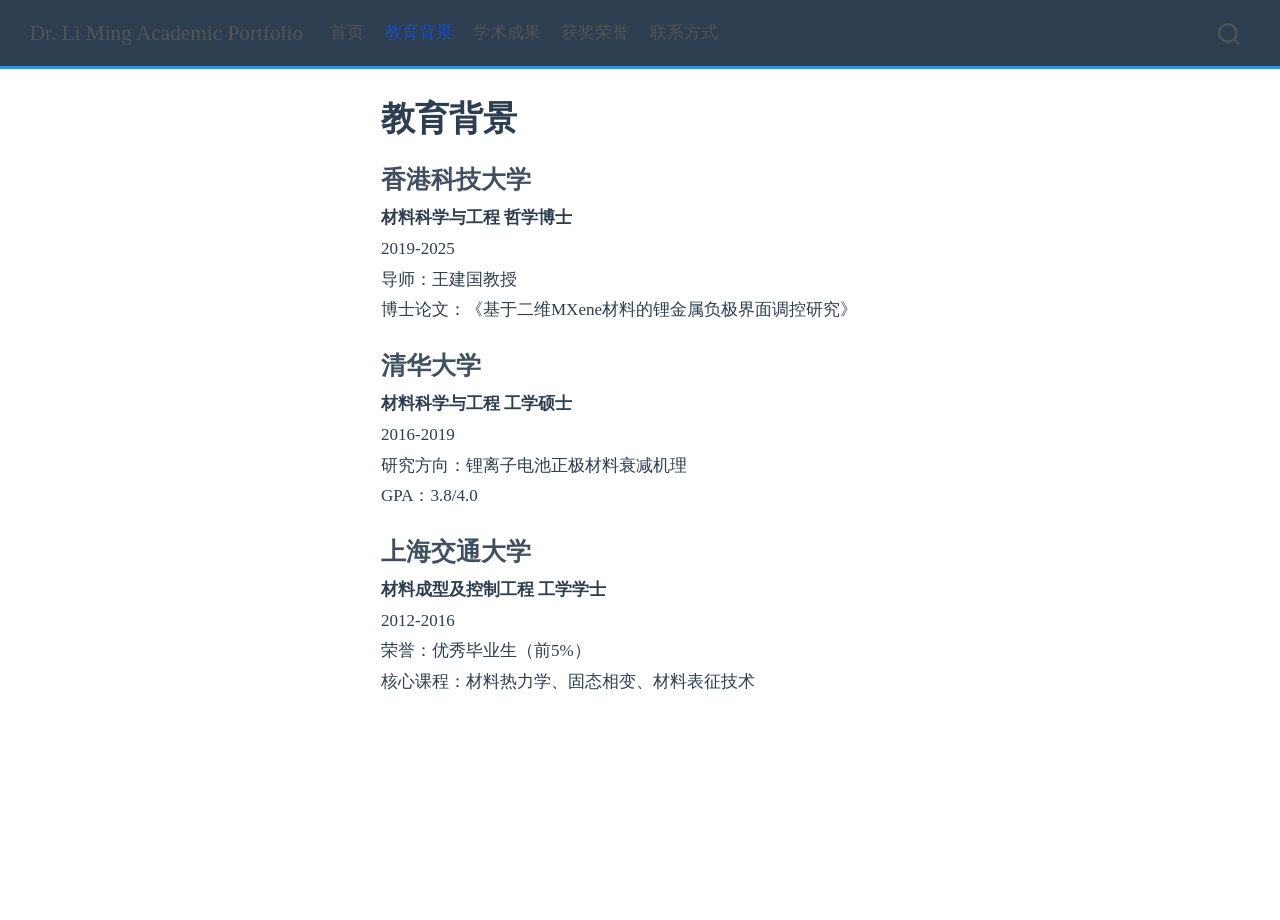
<file: personal-website/docs/education.html>
<!DOCTYPE html>
<html xmlns="http://www.w3.org/1999/xhtml" lang="en" xml:lang="en"><head>

<meta charset="utf-8">
<meta name="generator" content="quarto-1.6.42">

<meta name="viewport" content="width=device-width, initial-scale=1.0, user-scalable=yes">


<title>教育背景 – Dr.&nbsp;Li Ming Academic Portfolio</title>
<style>
code{white-space: pre-wrap;}
span.smallcaps{font-variant: small-caps;}
div.columns{display: flex; gap: min(4vw, 1.5em);}
div.column{flex: auto; overflow-x: auto;}
div.hanging-indent{margin-left: 1.5em; text-indent: -1.5em;}
ul.task-list{list-style: none;}
ul.task-list li input[type="checkbox"] {
  width: 0.8em;
  margin: 0 0.8em 0.2em -1em; /* quarto-specific, see https://github.com/quarto-dev/quarto-cli/issues/4556 */ 
  vertical-align: middle;
}
</style>


<script src="site_libs/quarto-nav/quarto-nav.js"></script>
<script src="site_libs/quarto-nav/headroom.min.js"></script>
<script src="site_libs/clipboard/clipboard.min.js"></script>
<script src="site_libs/quarto-search/autocomplete.umd.js"></script>
<script src="site_libs/quarto-search/fuse.min.js"></script>
<script src="site_libs/quarto-search/quarto-search.js"></script>
<meta name="quarto:offset" content="./">
<script src="site_libs/quarto-html/quarto.js"></script>
<script src="site_libs/quarto-html/popper.min.js"></script>
<script src="site_libs/quarto-html/tippy.umd.min.js"></script>
<script src="site_libs/quarto-html/anchor.min.js"></script>
<link href="site_libs/quarto-html/tippy.css" rel="stylesheet">
<link href="site_libs/quarto-html/quarto-syntax-highlighting-2f5df379a58b258e96c21c0638c20c03.css" rel="stylesheet" id="quarto-text-highlighting-styles">
<script src="site_libs/bootstrap/bootstrap.min.js"></script>
<link href="site_libs/bootstrap/bootstrap-icons.css" rel="stylesheet">
<link href="site_libs/bootstrap/bootstrap-ddd961a2510921635943dfbbd19534c4.min.css" rel="stylesheet" append-hash="true" id="quarto-bootstrap" data-mode="light">
<script id="quarto-search-options" type="application/json">{
  "location": "navbar",
  "copy-button": false,
  "collapse-after": 3,
  "panel-placement": "end",
  "type": "overlay",
  "limit": 50,
  "keyboard-shortcut": [
    "f",
    "/",
    "s"
  ],
  "show-item-context": false,
  "language": {
    "search-no-results-text": "No results",
    "search-matching-documents-text": "matching documents",
    "search-copy-link-title": "Copy link to search",
    "search-hide-matches-text": "Hide additional matches",
    "search-more-match-text": "more match in this document",
    "search-more-matches-text": "more matches in this document",
    "search-clear-button-title": "Clear",
    "search-text-placeholder": "",
    "search-detached-cancel-button-title": "Cancel",
    "search-submit-button-title": "Submit",
    "search-label": "Search"
  }
}</script>


<link rel="stylesheet" href="styles.css">
</head>

<body class="nav-fixed">

<div id="quarto-search-results"></div>
  <header id="quarto-header" class="headroom fixed-top">
    <nav class="navbar navbar-expand-lg " data-bs-theme="dark">
      <div class="navbar-container container-fluid">
      <div class="navbar-brand-container mx-auto">
    <a class="navbar-brand" href="./index.html">
    <span class="navbar-title">Dr.&nbsp;Li Ming Academic Portfolio</span>
    </a>
  </div>
            <div id="quarto-search" class="" title="Search"></div>
          <button class="navbar-toggler" type="button" data-bs-toggle="collapse" data-bs-target="#navbarCollapse" aria-controls="navbarCollapse" role="menu" aria-expanded="false" aria-label="Toggle navigation" onclick="if (window.quartoToggleHeadroom) { window.quartoToggleHeadroom(); }">
  <span class="navbar-toggler-icon"></span>
</button>
          <div class="collapse navbar-collapse" id="navbarCollapse">
            <ul class="navbar-nav navbar-nav-scroll me-auto">
  <li class="nav-item">
    <a class="nav-link" href="./index.html"> 
<span class="menu-text">首页</span></a>
  </li>  
  <li class="nav-item">
    <a class="nav-link active" href="./education.html" aria-current="page"> 
<span class="menu-text">教育背景</span></a>
  </li>  
  <li class="nav-item">
    <a class="nav-link" href="./publications.html"> 
<span class="menu-text">学术成果</span></a>
  </li>  
  <li class="nav-item">
    <a class="nav-link" href="./honors.html"> 
<span class="menu-text">获奖荣誉</span></a>
  </li>  
  <li class="nav-item">
    <a class="nav-link" href="./contact.qmd"> 
<span class="menu-text">联系方式</span></a>
  </li>  
</ul>
          </div> <!-- /navcollapse -->
            <div class="quarto-navbar-tools">
</div>
      </div> <!-- /container-fluid -->
    </nav>
</header>
<!-- content -->
<div id="quarto-content" class="quarto-container page-columns page-rows-contents page-layout-article page-navbar">
<!-- sidebar -->
<!-- margin-sidebar -->
    <div id="quarto-margin-sidebar" class="sidebar margin-sidebar zindex-bottom">
        
    </div>
<!-- main -->
<main class="content" id="quarto-document-content">

<header id="title-block-header" class="quarto-title-block default">
<div class="quarto-title">
<h1 class="title">教育背景</h1>
</div>



<div class="quarto-title-meta">

    
  
    
  </div>
  


</header>


<section id="香港科技大学" class="level3">
<h3 class="anchored" data-anchor-id="香港科技大学">香港科技大学</h3>
<p><strong>材料科学与工程 哲学博士</strong><br>
2019-2025<br>
导师：王建国教授<br>
博士论文：《基于二维MXene材料的锂金属负极界面调控研究》</p>
</section>
<section id="清华大学" class="level3">
<h3 class="anchored" data-anchor-id="清华大学">清华大学</h3>
<p><strong>材料科学与工程 工学硕士</strong><br>
2016-2019<br>
研究方向：锂离子电池正极材料衰减机理<br>
GPA：3.8/4.0</p>
</section>
<section id="上海交通大学" class="level3">
<h3 class="anchored" data-anchor-id="上海交通大学">上海交通大学</h3>
<p><strong>材料成型及控制工程 工学学士</strong><br>
2012-2016<br>
荣誉：优秀毕业生（前5%）<br>
核心课程：材料热力学、固态相变、材料表征技术</p>


</section>

</main> <!-- /main -->
<script id="quarto-html-after-body" type="application/javascript">
window.document.addEventListener("DOMContentLoaded", function (event) {
  const toggleBodyColorMode = (bsSheetEl) => {
    const mode = bsSheetEl.getAttribute("data-mode");
    const bodyEl = window.document.querySelector("body");
    if (mode === "dark") {
      bodyEl.classList.add("quarto-dark");
      bodyEl.classList.remove("quarto-light");
    } else {
      bodyEl.classList.add("quarto-light");
      bodyEl.classList.remove("quarto-dark");
    }
  }
  const toggleBodyColorPrimary = () => {
    const bsSheetEl = window.document.querySelector("link#quarto-bootstrap");
    if (bsSheetEl) {
      toggleBodyColorMode(bsSheetEl);
    }
  }
  toggleBodyColorPrimary();  
  const icon = "";
  const anchorJS = new window.AnchorJS();
  anchorJS.options = {
    placement: 'right',
    icon: icon
  };
  anchorJS.add('.anchored');
  const isCodeAnnotation = (el) => {
    for (const clz of el.classList) {
      if (clz.startsWith('code-annotation-')) {                     
        return true;
      }
    }
    return false;
  }
  const onCopySuccess = function(e) {
    // button target
    const button = e.trigger;
    // don't keep focus
    button.blur();
    // flash "checked"
    button.classList.add('code-copy-button-checked');
    var currentTitle = button.getAttribute("title");
    button.setAttribute("title", "Copied!");
    let tooltip;
    if (window.bootstrap) {
      button.setAttribute("data-bs-toggle", "tooltip");
      button.setAttribute("data-bs-placement", "left");
      button.setAttribute("data-bs-title", "Copied!");
      tooltip = new bootstrap.Tooltip(button, 
        { trigger: "manual", 
          customClass: "code-copy-button-tooltip",
          offset: [0, -8]});
      tooltip.show();    
    }
    setTimeout(function() {
      if (tooltip) {
        tooltip.hide();
        button.removeAttribute("data-bs-title");
        button.removeAttribute("data-bs-toggle");
        button.removeAttribute("data-bs-placement");
      }
      button.setAttribute("title", currentTitle);
      button.classList.remove('code-copy-button-checked');
    }, 1000);
    // clear code selection
    e.clearSelection();
  }
  const getTextToCopy = function(trigger) {
      const codeEl = trigger.previousElementSibling.cloneNode(true);
      for (const childEl of codeEl.children) {
        if (isCodeAnnotation(childEl)) {
          childEl.remove();
        }
      }
      return codeEl.innerText;
  }
  const clipboard = new window.ClipboardJS('.code-copy-button:not([data-in-quarto-modal])', {
    text: getTextToCopy
  });
  clipboard.on('success', onCopySuccess);
  if (window.document.getElementById('quarto-embedded-source-code-modal')) {
    const clipboardModal = new window.ClipboardJS('.code-copy-button[data-in-quarto-modal]', {
      text: getTextToCopy,
      container: window.document.getElementById('quarto-embedded-source-code-modal')
    });
    clipboardModal.on('success', onCopySuccess);
  }
    var localhostRegex = new RegExp(/^(?:http|https):\/\/localhost\:?[0-9]*\//);
    var mailtoRegex = new RegExp(/^mailto:/);
      var filterRegex = new RegExp("https:\/\/[your-github-username]\.github\.io\/personal-website\/");
    var isInternal = (href) => {
        return filterRegex.test(href) || localhostRegex.test(href) || mailtoRegex.test(href);
    }
    // Inspect non-navigation links and adorn them if external
 	var links = window.document.querySelectorAll('a[href]:not(.nav-link):not(.navbar-brand):not(.toc-action):not(.sidebar-link):not(.sidebar-item-toggle):not(.pagination-link):not(.no-external):not([aria-hidden]):not(.dropdown-item):not(.quarto-navigation-tool):not(.about-link)');
    for (var i=0; i<links.length; i++) {
      const link = links[i];
      if (!isInternal(link.href)) {
        // undo the damage that might have been done by quarto-nav.js in the case of
        // links that we want to consider external
        if (link.dataset.originalHref !== undefined) {
          link.href = link.dataset.originalHref;
        }
      }
    }
  function tippyHover(el, contentFn, onTriggerFn, onUntriggerFn) {
    const config = {
      allowHTML: true,
      maxWidth: 500,
      delay: 100,
      arrow: false,
      appendTo: function(el) {
          return el.parentElement;
      },
      interactive: true,
      interactiveBorder: 10,
      theme: 'quarto',
      placement: 'bottom-start',
    };
    if (contentFn) {
      config.content = contentFn;
    }
    if (onTriggerFn) {
      config.onTrigger = onTriggerFn;
    }
    if (onUntriggerFn) {
      config.onUntrigger = onUntriggerFn;
    }
    window.tippy(el, config); 
  }
  const noterefs = window.document.querySelectorAll('a[role="doc-noteref"]');
  for (var i=0; i<noterefs.length; i++) {
    const ref = noterefs[i];
    tippyHover(ref, function() {
      // use id or data attribute instead here
      let href = ref.getAttribute('data-footnote-href') || ref.getAttribute('href');
      try { href = new URL(href).hash; } catch {}
      const id = href.replace(/^#\/?/, "");
      const note = window.document.getElementById(id);
      if (note) {
        return note.innerHTML;
      } else {
        return "";
      }
    });
  }
  const xrefs = window.document.querySelectorAll('a.quarto-xref');
  const processXRef = (id, note) => {
    // Strip column container classes
    const stripColumnClz = (el) => {
      el.classList.remove("page-full", "page-columns");
      if (el.children) {
        for (const child of el.children) {
          stripColumnClz(child);
        }
      }
    }
    stripColumnClz(note)
    if (id === null || id.startsWith('sec-')) {
      // Special case sections, only their first couple elements
      const container = document.createElement("div");
      if (note.children && note.children.length > 2) {
        container.appendChild(note.children[0].cloneNode(true));
        for (let i = 1; i < note.children.length; i++) {
          const child = note.children[i];
          if (child.tagName === "P" && child.innerText === "") {
            continue;
          } else {
            container.appendChild(child.cloneNode(true));
            break;
          }
        }
        if (window.Quarto?.typesetMath) {
          window.Quarto.typesetMath(container);
        }
        return container.innerHTML
      } else {
        if (window.Quarto?.typesetMath) {
          window.Quarto.typesetMath(note);
        }
        return note.innerHTML;
      }
    } else {
      // Remove any anchor links if they are present
      const anchorLink = note.querySelector('a.anchorjs-link');
      if (anchorLink) {
        anchorLink.remove();
      }
      if (window.Quarto?.typesetMath) {
        window.Quarto.typesetMath(note);
      }
      if (note.classList.contains("callout")) {
        return note.outerHTML;
      } else {
        return note.innerHTML;
      }
    }
  }
  for (var i=0; i<xrefs.length; i++) {
    const xref = xrefs[i];
    tippyHover(xref, undefined, function(instance) {
      instance.disable();
      let url = xref.getAttribute('href');
      let hash = undefined; 
      if (url.startsWith('#')) {
        hash = url;
      } else {
        try { hash = new URL(url).hash; } catch {}
      }
      if (hash) {
        const id = hash.replace(/^#\/?/, "");
        const note = window.document.getElementById(id);
        if (note !== null) {
          try {
            const html = processXRef(id, note.cloneNode(true));
            instance.setContent(html);
          } finally {
            instance.enable();
            instance.show();
          }
        } else {
          // See if we can fetch this
          fetch(url.split('#')[0])
          .then(res => res.text())
          .then(html => {
            const parser = new DOMParser();
            const htmlDoc = parser.parseFromString(html, "text/html");
            const note = htmlDoc.getElementById(id);
            if (note !== null) {
              const html = processXRef(id, note);
              instance.setContent(html);
            } 
          }).finally(() => {
            instance.enable();
            instance.show();
          });
        }
      } else {
        // See if we can fetch a full url (with no hash to target)
        // This is a special case and we should probably do some content thinning / targeting
        fetch(url)
        .then(res => res.text())
        .then(html => {
          const parser = new DOMParser();
          const htmlDoc = parser.parseFromString(html, "text/html");
          const note = htmlDoc.querySelector('main.content');
          if (note !== null) {
            // This should only happen for chapter cross references
            // (since there is no id in the URL)
            // remove the first header
            if (note.children.length > 0 && note.children[0].tagName === "HEADER") {
              note.children[0].remove();
            }
            const html = processXRef(null, note);
            instance.setContent(html);
          } 
        }).finally(() => {
          instance.enable();
          instance.show();
        });
      }
    }, function(instance) {
    });
  }
      let selectedAnnoteEl;
      const selectorForAnnotation = ( cell, annotation) => {
        let cellAttr = 'data-code-cell="' + cell + '"';
        let lineAttr = 'data-code-annotation="' +  annotation + '"';
        const selector = 'span[' + cellAttr + '][' + lineAttr + ']';
        return selector;
      }
      const selectCodeLines = (annoteEl) => {
        const doc = window.document;
        const targetCell = annoteEl.getAttribute("data-target-cell");
        const targetAnnotation = annoteEl.getAttribute("data-target-annotation");
        const annoteSpan = window.document.querySelector(selectorForAnnotation(targetCell, targetAnnotation));
        const lines = annoteSpan.getAttribute("data-code-lines").split(",");
        const lineIds = lines.map((line) => {
          return targetCell + "-" + line;
        })
        let top = null;
        let height = null;
        let parent = null;
        if (lineIds.length > 0) {
            //compute the position of the single el (top and bottom and make a div)
            const el = window.document.getElementById(lineIds[0]);
            top = el.offsetTop;
            height = el.offsetHeight;
            parent = el.parentElement.parentElement;
          if (lineIds.length > 1) {
            const lastEl = window.document.getElementById(lineIds[lineIds.length - 1]);
            const bottom = lastEl.offsetTop + lastEl.offsetHeight;
            height = bottom - top;
          }
          if (top !== null && height !== null && parent !== null) {
            // cook up a div (if necessary) and position it 
            let div = window.document.getElementById("code-annotation-line-highlight");
            if (div === null) {
              div = window.document.createElement("div");
              div.setAttribute("id", "code-annotation-line-highlight");
              div.style.position = 'absolute';
              parent.appendChild(div);
            }
            div.style.top = top - 2 + "px";
            div.style.height = height + 4 + "px";
            div.style.left = 0;
            let gutterDiv = window.document.getElementById("code-annotation-line-highlight-gutter");
            if (gutterDiv === null) {
              gutterDiv = window.document.createElement("div");
              gutterDiv.setAttribute("id", "code-annotation-line-highlight-gutter");
              gutterDiv.style.position = 'absolute';
              const codeCell = window.document.getElementById(targetCell);
              const gutter = codeCell.querySelector('.code-annotation-gutter');
              gutter.appendChild(gutterDiv);
            }
            gutterDiv.style.top = top - 2 + "px";
            gutterDiv.style.height = height + 4 + "px";
          }
          selectedAnnoteEl = annoteEl;
        }
      };
      const unselectCodeLines = () => {
        const elementsIds = ["code-annotation-line-highlight", "code-annotation-line-highlight-gutter"];
        elementsIds.forEach((elId) => {
          const div = window.document.getElementById(elId);
          if (div) {
            div.remove();
          }
        });
        selectedAnnoteEl = undefined;
      };
        // Handle positioning of the toggle
    window.addEventListener(
      "resize",
      throttle(() => {
        elRect = undefined;
        if (selectedAnnoteEl) {
          selectCodeLines(selectedAnnoteEl);
        }
      }, 10)
    );
    function throttle(fn, ms) {
    let throttle = false;
    let timer;
      return (...args) => {
        if(!throttle) { // first call gets through
            fn.apply(this, args);
            throttle = true;
        } else { // all the others get throttled
            if(timer) clearTimeout(timer); // cancel #2
            timer = setTimeout(() => {
              fn.apply(this, args);
              timer = throttle = false;
            }, ms);
        }
      };
    }
      // Attach click handler to the DT
      const annoteDls = window.document.querySelectorAll('dt[data-target-cell]');
      for (const annoteDlNode of annoteDls) {
        annoteDlNode.addEventListener('click', (event) => {
          const clickedEl = event.target;
          if (clickedEl !== selectedAnnoteEl) {
            unselectCodeLines();
            const activeEl = window.document.querySelector('dt[data-target-cell].code-annotation-active');
            if (activeEl) {
              activeEl.classList.remove('code-annotation-active');
            }
            selectCodeLines(clickedEl);
            clickedEl.classList.add('code-annotation-active');
          } else {
            // Unselect the line
            unselectCodeLines();
            clickedEl.classList.remove('code-annotation-active');
          }
        });
      }
  const findCites = (el) => {
    const parentEl = el.parentElement;
    if (parentEl) {
      const cites = parentEl.dataset.cites;
      if (cites) {
        return {
          el,
          cites: cites.split(' ')
        };
      } else {
        return findCites(el.parentElement)
      }
    } else {
      return undefined;
    }
  };
  var bibliorefs = window.document.querySelectorAll('a[role="doc-biblioref"]');
  for (var i=0; i<bibliorefs.length; i++) {
    const ref = bibliorefs[i];
    const citeInfo = findCites(ref);
    if (citeInfo) {
      tippyHover(citeInfo.el, function() {
        var popup = window.document.createElement('div');
        citeInfo.cites.forEach(function(cite) {
          var citeDiv = window.document.createElement('div');
          citeDiv.classList.add('hanging-indent');
          citeDiv.classList.add('csl-entry');
          var biblioDiv = window.document.getElementById('ref-' + cite);
          if (biblioDiv) {
            citeDiv.innerHTML = biblioDiv.innerHTML;
          }
          popup.appendChild(citeDiv);
        });
        return popup.innerHTML;
      });
    }
  }
});
</script>
</div> <!-- /content -->




</body></html>
</file>
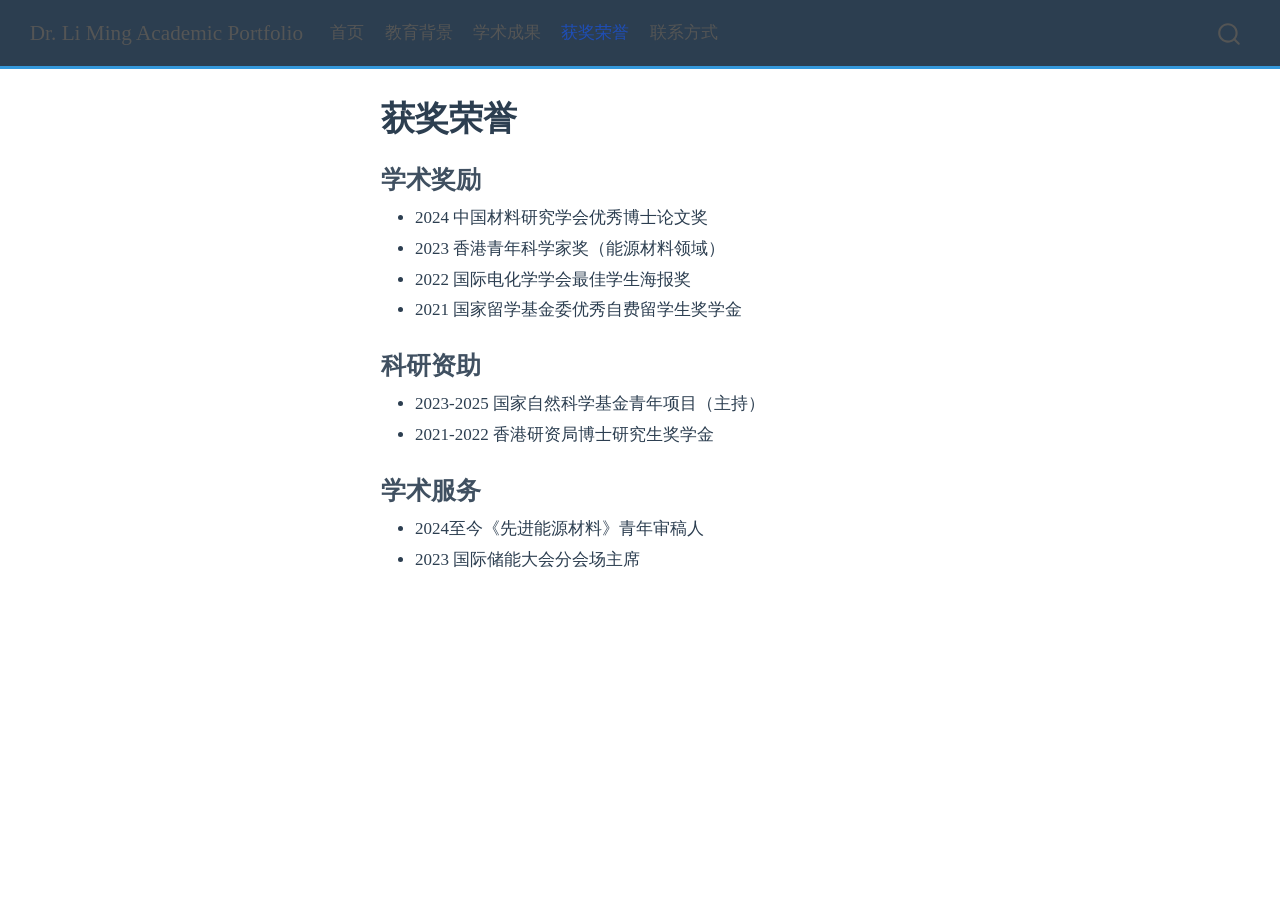
<file: personal-website/docs/honors.html>
<!DOCTYPE html>
<html xmlns="http://www.w3.org/1999/xhtml" lang="en" xml:lang="en"><head>

<meta charset="utf-8">
<meta name="generator" content="quarto-1.6.42">

<meta name="viewport" content="width=device-width, initial-scale=1.0, user-scalable=yes">


<title>获奖荣誉 – Dr.&nbsp;Li Ming Academic Portfolio</title>
<style>
code{white-space: pre-wrap;}
span.smallcaps{font-variant: small-caps;}
div.columns{display: flex; gap: min(4vw, 1.5em);}
div.column{flex: auto; overflow-x: auto;}
div.hanging-indent{margin-left: 1.5em; text-indent: -1.5em;}
ul.task-list{list-style: none;}
ul.task-list li input[type="checkbox"] {
  width: 0.8em;
  margin: 0 0.8em 0.2em -1em; /* quarto-specific, see https://github.com/quarto-dev/quarto-cli/issues/4556 */ 
  vertical-align: middle;
}
</style>


<script src="site_libs/quarto-nav/quarto-nav.js"></script>
<script src="site_libs/quarto-nav/headroom.min.js"></script>
<script src="site_libs/clipboard/clipboard.min.js"></script>
<script src="site_libs/quarto-search/autocomplete.umd.js"></script>
<script src="site_libs/quarto-search/fuse.min.js"></script>
<script src="site_libs/quarto-search/quarto-search.js"></script>
<meta name="quarto:offset" content="./">
<script src="site_libs/quarto-html/quarto.js"></script>
<script src="site_libs/quarto-html/popper.min.js"></script>
<script src="site_libs/quarto-html/tippy.umd.min.js"></script>
<script src="site_libs/quarto-html/anchor.min.js"></script>
<link href="site_libs/quarto-html/tippy.css" rel="stylesheet">
<link href="site_libs/quarto-html/quarto-syntax-highlighting-2f5df379a58b258e96c21c0638c20c03.css" rel="stylesheet" id="quarto-text-highlighting-styles">
<script src="site_libs/bootstrap/bootstrap.min.js"></script>
<link href="site_libs/bootstrap/bootstrap-icons.css" rel="stylesheet">
<link href="site_libs/bootstrap/bootstrap-ddd961a2510921635943dfbbd19534c4.min.css" rel="stylesheet" append-hash="true" id="quarto-bootstrap" data-mode="light">
<script id="quarto-search-options" type="application/json">{
  "location": "navbar",
  "copy-button": false,
  "collapse-after": 3,
  "panel-placement": "end",
  "type": "overlay",
  "limit": 50,
  "keyboard-shortcut": [
    "f",
    "/",
    "s"
  ],
  "show-item-context": false,
  "language": {
    "search-no-results-text": "No results",
    "search-matching-documents-text": "matching documents",
    "search-copy-link-title": "Copy link to search",
    "search-hide-matches-text": "Hide additional matches",
    "search-more-match-text": "more match in this document",
    "search-more-matches-text": "more matches in this document",
    "search-clear-button-title": "Clear",
    "search-text-placeholder": "",
    "search-detached-cancel-button-title": "Cancel",
    "search-submit-button-title": "Submit",
    "search-label": "Search"
  }
}</script>


<link rel="stylesheet" href="styles.css">
</head>

<body class="nav-fixed">

<div id="quarto-search-results"></div>
  <header id="quarto-header" class="headroom fixed-top">
    <nav class="navbar navbar-expand-lg " data-bs-theme="dark">
      <div class="navbar-container container-fluid">
      <div class="navbar-brand-container mx-auto">
    <a class="navbar-brand" href="./index.html">
    <span class="navbar-title">Dr.&nbsp;Li Ming Academic Portfolio</span>
    </a>
  </div>
            <div id="quarto-search" class="" title="Search"></div>
          <button class="navbar-toggler" type="button" data-bs-toggle="collapse" data-bs-target="#navbarCollapse" aria-controls="navbarCollapse" role="menu" aria-expanded="false" aria-label="Toggle navigation" onclick="if (window.quartoToggleHeadroom) { window.quartoToggleHeadroom(); }">
  <span class="navbar-toggler-icon"></span>
</button>
          <div class="collapse navbar-collapse" id="navbarCollapse">
            <ul class="navbar-nav navbar-nav-scroll me-auto">
  <li class="nav-item">
    <a class="nav-link" href="./index.html"> 
<span class="menu-text">首页</span></a>
  </li>  
  <li class="nav-item">
    <a class="nav-link" href="./education.html"> 
<span class="menu-text">教育背景</span></a>
  </li>  
  <li class="nav-item">
    <a class="nav-link" href="./publications.html"> 
<span class="menu-text">学术成果</span></a>
  </li>  
  <li class="nav-item">
    <a class="nav-link active" href="./honors.html" aria-current="page"> 
<span class="menu-text">获奖荣誉</span></a>
  </li>  
  <li class="nav-item">
    <a class="nav-link" href="./contact.qmd"> 
<span class="menu-text">联系方式</span></a>
  </li>  
</ul>
          </div> <!-- /navcollapse -->
            <div class="quarto-navbar-tools">
</div>
      </div> <!-- /container-fluid -->
    </nav>
</header>
<!-- content -->
<div id="quarto-content" class="quarto-container page-columns page-rows-contents page-layout-article page-navbar">
<!-- sidebar -->
<!-- margin-sidebar -->
    <div id="quarto-margin-sidebar" class="sidebar margin-sidebar zindex-bottom">
        
    </div>
<!-- main -->
<main class="content" id="quarto-document-content">

<header id="title-block-header" class="quarto-title-block default">
<div class="quarto-title">
<h1 class="title">获奖荣誉</h1>
</div>



<div class="quarto-title-meta">

    
  
    
  </div>
  


</header>


<section id="学术奖励" class="level3">
<h3 class="anchored" data-anchor-id="学术奖励">学术奖励</h3>
<ul>
<li>2024 中国材料研究学会优秀博士论文奖</li>
<li>2023 香港青年科学家奖（能源材料领域）</li>
<li>2022 国际电化学学会最佳学生海报奖</li>
<li>2021 国家留学基金委优秀自费留学生奖学金</li>
</ul>
</section>
<section id="科研资助" class="level3">
<h3 class="anchored" data-anchor-id="科研资助">科研资助</h3>
<ul>
<li>2023-2025 国家自然科学基金青年项目（主持）</li>
<li>2021-2022 香港研资局博士研究生奖学金</li>
</ul>
</section>
<section id="学术服务" class="level3">
<h3 class="anchored" data-anchor-id="学术服务">学术服务</h3>
<ul>
<li>2024至今《先进能源材料》青年审稿人</li>
<li>2023 国际储能大会分会场主席</li>
</ul>


</section>

</main> <!-- /main -->
<script id="quarto-html-after-body" type="application/javascript">
window.document.addEventListener("DOMContentLoaded", function (event) {
  const toggleBodyColorMode = (bsSheetEl) => {
    const mode = bsSheetEl.getAttribute("data-mode");
    const bodyEl = window.document.querySelector("body");
    if (mode === "dark") {
      bodyEl.classList.add("quarto-dark");
      bodyEl.classList.remove("quarto-light");
    } else {
      bodyEl.classList.add("quarto-light");
      bodyEl.classList.remove("quarto-dark");
    }
  }
  const toggleBodyColorPrimary = () => {
    const bsSheetEl = window.document.querySelector("link#quarto-bootstrap");
    if (bsSheetEl) {
      toggleBodyColorMode(bsSheetEl);
    }
  }
  toggleBodyColorPrimary();  
  const icon = "";
  const anchorJS = new window.AnchorJS();
  anchorJS.options = {
    placement: 'right',
    icon: icon
  };
  anchorJS.add('.anchored');
  const isCodeAnnotation = (el) => {
    for (const clz of el.classList) {
      if (clz.startsWith('code-annotation-')) {                     
        return true;
      }
    }
    return false;
  }
  const onCopySuccess = function(e) {
    // button target
    const button = e.trigger;
    // don't keep focus
    button.blur();
    // flash "checked"
    button.classList.add('code-copy-button-checked');
    var currentTitle = button.getAttribute("title");
    button.setAttribute("title", "Copied!");
    let tooltip;
    if (window.bootstrap) {
      button.setAttribute("data-bs-toggle", "tooltip");
      button.setAttribute("data-bs-placement", "left");
      button.setAttribute("data-bs-title", "Copied!");
      tooltip = new bootstrap.Tooltip(button, 
        { trigger: "manual", 
          customClass: "code-copy-button-tooltip",
          offset: [0, -8]});
      tooltip.show();    
    }
    setTimeout(function() {
      if (tooltip) {
        tooltip.hide();
        button.removeAttribute("data-bs-title");
        button.removeAttribute("data-bs-toggle");
        button.removeAttribute("data-bs-placement");
      }
      button.setAttribute("title", currentTitle);
      button.classList.remove('code-copy-button-checked');
    }, 1000);
    // clear code selection
    e.clearSelection();
  }
  const getTextToCopy = function(trigger) {
      const codeEl = trigger.previousElementSibling.cloneNode(true);
      for (const childEl of codeEl.children) {
        if (isCodeAnnotation(childEl)) {
          childEl.remove();
        }
      }
      return codeEl.innerText;
  }
  const clipboard = new window.ClipboardJS('.code-copy-button:not([data-in-quarto-modal])', {
    text: getTextToCopy
  });
  clipboard.on('success', onCopySuccess);
  if (window.document.getElementById('quarto-embedded-source-code-modal')) {
    const clipboardModal = new window.ClipboardJS('.code-copy-button[data-in-quarto-modal]', {
      text: getTextToCopy,
      container: window.document.getElementById('quarto-embedded-source-code-modal')
    });
    clipboardModal.on('success', onCopySuccess);
  }
    var localhostRegex = new RegExp(/^(?:http|https):\/\/localhost\:?[0-9]*\//);
    var mailtoRegex = new RegExp(/^mailto:/);
      var filterRegex = new RegExp("https:\/\/[your-github-username]\.github\.io\/personal-website\/");
    var isInternal = (href) => {
        return filterRegex.test(href) || localhostRegex.test(href) || mailtoRegex.test(href);
    }
    // Inspect non-navigation links and adorn them if external
 	var links = window.document.querySelectorAll('a[href]:not(.nav-link):not(.navbar-brand):not(.toc-action):not(.sidebar-link):not(.sidebar-item-toggle):not(.pagination-link):not(.no-external):not([aria-hidden]):not(.dropdown-item):not(.quarto-navigation-tool):not(.about-link)');
    for (var i=0; i<links.length; i++) {
      const link = links[i];
      if (!isInternal(link.href)) {
        // undo the damage that might have been done by quarto-nav.js in the case of
        // links that we want to consider external
        if (link.dataset.originalHref !== undefined) {
          link.href = link.dataset.originalHref;
        }
      }
    }
  function tippyHover(el, contentFn, onTriggerFn, onUntriggerFn) {
    const config = {
      allowHTML: true,
      maxWidth: 500,
      delay: 100,
      arrow: false,
      appendTo: function(el) {
          return el.parentElement;
      },
      interactive: true,
      interactiveBorder: 10,
      theme: 'quarto',
      placement: 'bottom-start',
    };
    if (contentFn) {
      config.content = contentFn;
    }
    if (onTriggerFn) {
      config.onTrigger = onTriggerFn;
    }
    if (onUntriggerFn) {
      config.onUntrigger = onUntriggerFn;
    }
    window.tippy(el, config); 
  }
  const noterefs = window.document.querySelectorAll('a[role="doc-noteref"]');
  for (var i=0; i<noterefs.length; i++) {
    const ref = noterefs[i];
    tippyHover(ref, function() {
      // use id or data attribute instead here
      let href = ref.getAttribute('data-footnote-href') || ref.getAttribute('href');
      try { href = new URL(href).hash; } catch {}
      const id = href.replace(/^#\/?/, "");
      const note = window.document.getElementById(id);
      if (note) {
        return note.innerHTML;
      } else {
        return "";
      }
    });
  }
  const xrefs = window.document.querySelectorAll('a.quarto-xref');
  const processXRef = (id, note) => {
    // Strip column container classes
    const stripColumnClz = (el) => {
      el.classList.remove("page-full", "page-columns");
      if (el.children) {
        for (const child of el.children) {
          stripColumnClz(child);
        }
      }
    }
    stripColumnClz(note)
    if (id === null || id.startsWith('sec-')) {
      // Special case sections, only their first couple elements
      const container = document.createElement("div");
      if (note.children && note.children.length > 2) {
        container.appendChild(note.children[0].cloneNode(true));
        for (let i = 1; i < note.children.length; i++) {
          const child = note.children[i];
          if (child.tagName === "P" && child.innerText === "") {
            continue;
          } else {
            container.appendChild(child.cloneNode(true));
            break;
          }
        }
        if (window.Quarto?.typesetMath) {
          window.Quarto.typesetMath(container);
        }
        return container.innerHTML
      } else {
        if (window.Quarto?.typesetMath) {
          window.Quarto.typesetMath(note);
        }
        return note.innerHTML;
      }
    } else {
      // Remove any anchor links if they are present
      const anchorLink = note.querySelector('a.anchorjs-link');
      if (anchorLink) {
        anchorLink.remove();
      }
      if (window.Quarto?.typesetMath) {
        window.Quarto.typesetMath(note);
      }
      if (note.classList.contains("callout")) {
        return note.outerHTML;
      } else {
        return note.innerHTML;
      }
    }
  }
  for (var i=0; i<xrefs.length; i++) {
    const xref = xrefs[i];
    tippyHover(xref, undefined, function(instance) {
      instance.disable();
      let url = xref.getAttribute('href');
      let hash = undefined; 
      if (url.startsWith('#')) {
        hash = url;
      } else {
        try { hash = new URL(url).hash; } catch {}
      }
      if (hash) {
        const id = hash.replace(/^#\/?/, "");
        const note = window.document.getElementById(id);
        if (note !== null) {
          try {
            const html = processXRef(id, note.cloneNode(true));
            instance.setContent(html);
          } finally {
            instance.enable();
            instance.show();
          }
        } else {
          // See if we can fetch this
          fetch(url.split('#')[0])
          .then(res => res.text())
          .then(html => {
            const parser = new DOMParser();
            const htmlDoc = parser.parseFromString(html, "text/html");
            const note = htmlDoc.getElementById(id);
            if (note !== null) {
              const html = processXRef(id, note);
              instance.setContent(html);
            } 
          }).finally(() => {
            instance.enable();
            instance.show();
          });
        }
      } else {
        // See if we can fetch a full url (with no hash to target)
        // This is a special case and we should probably do some content thinning / targeting
        fetch(url)
        .then(res => res.text())
        .then(html => {
          const parser = new DOMParser();
          const htmlDoc = parser.parseFromString(html, "text/html");
          const note = htmlDoc.querySelector('main.content');
          if (note !== null) {
            // This should only happen for chapter cross references
            // (since there is no id in the URL)
            // remove the first header
            if (note.children.length > 0 && note.children[0].tagName === "HEADER") {
              note.children[0].remove();
            }
            const html = processXRef(null, note);
            instance.setContent(html);
          } 
        }).finally(() => {
          instance.enable();
          instance.show();
        });
      }
    }, function(instance) {
    });
  }
      let selectedAnnoteEl;
      const selectorForAnnotation = ( cell, annotation) => {
        let cellAttr = 'data-code-cell="' + cell + '"';
        let lineAttr = 'data-code-annotation="' +  annotation + '"';
        const selector = 'span[' + cellAttr + '][' + lineAttr + ']';
        return selector;
      }
      const selectCodeLines = (annoteEl) => {
        const doc = window.document;
        const targetCell = annoteEl.getAttribute("data-target-cell");
        const targetAnnotation = annoteEl.getAttribute("data-target-annotation");
        const annoteSpan = window.document.querySelector(selectorForAnnotation(targetCell, targetAnnotation));
        const lines = annoteSpan.getAttribute("data-code-lines").split(",");
        const lineIds = lines.map((line) => {
          return targetCell + "-" + line;
        })
        let top = null;
        let height = null;
        let parent = null;
        if (lineIds.length > 0) {
            //compute the position of the single el (top and bottom and make a div)
            const el = window.document.getElementById(lineIds[0]);
            top = el.offsetTop;
            height = el.offsetHeight;
            parent = el.parentElement.parentElement;
          if (lineIds.length > 1) {
            const lastEl = window.document.getElementById(lineIds[lineIds.length - 1]);
            const bottom = lastEl.offsetTop + lastEl.offsetHeight;
            height = bottom - top;
          }
          if (top !== null && height !== null && parent !== null) {
            // cook up a div (if necessary) and position it 
            let div = window.document.getElementById("code-annotation-line-highlight");
            if (div === null) {
              div = window.document.createElement("div");
              div.setAttribute("id", "code-annotation-line-highlight");
              div.style.position = 'absolute';
              parent.appendChild(div);
            }
            div.style.top = top - 2 + "px";
            div.style.height = height + 4 + "px";
            div.style.left = 0;
            let gutterDiv = window.document.getElementById("code-annotation-line-highlight-gutter");
            if (gutterDiv === null) {
              gutterDiv = window.document.createElement("div");
              gutterDiv.setAttribute("id", "code-annotation-line-highlight-gutter");
              gutterDiv.style.position = 'absolute';
              const codeCell = window.document.getElementById(targetCell);
              const gutter = codeCell.querySelector('.code-annotation-gutter');
              gutter.appendChild(gutterDiv);
            }
            gutterDiv.style.top = top - 2 + "px";
            gutterDiv.style.height = height + 4 + "px";
          }
          selectedAnnoteEl = annoteEl;
        }
      };
      const unselectCodeLines = () => {
        const elementsIds = ["code-annotation-line-highlight", "code-annotation-line-highlight-gutter"];
        elementsIds.forEach((elId) => {
          const div = window.document.getElementById(elId);
          if (div) {
            div.remove();
          }
        });
        selectedAnnoteEl = undefined;
      };
        // Handle positioning of the toggle
    window.addEventListener(
      "resize",
      throttle(() => {
        elRect = undefined;
        if (selectedAnnoteEl) {
          selectCodeLines(selectedAnnoteEl);
        }
      }, 10)
    );
    function throttle(fn, ms) {
    let throttle = false;
    let timer;
      return (...args) => {
        if(!throttle) { // first call gets through
            fn.apply(this, args);
            throttle = true;
        } else { // all the others get throttled
            if(timer) clearTimeout(timer); // cancel #2
            timer = setTimeout(() => {
              fn.apply(this, args);
              timer = throttle = false;
            }, ms);
        }
      };
    }
      // Attach click handler to the DT
      const annoteDls = window.document.querySelectorAll('dt[data-target-cell]');
      for (const annoteDlNode of annoteDls) {
        annoteDlNode.addEventListener('click', (event) => {
          const clickedEl = event.target;
          if (clickedEl !== selectedAnnoteEl) {
            unselectCodeLines();
            const activeEl = window.document.querySelector('dt[data-target-cell].code-annotation-active');
            if (activeEl) {
              activeEl.classList.remove('code-annotation-active');
            }
            selectCodeLines(clickedEl);
            clickedEl.classList.add('code-annotation-active');
          } else {
            // Unselect the line
            unselectCodeLines();
            clickedEl.classList.remove('code-annotation-active');
          }
        });
      }
  const findCites = (el) => {
    const parentEl = el.parentElement;
    if (parentEl) {
      const cites = parentEl.dataset.cites;
      if (cites) {
        return {
          el,
          cites: cites.split(' ')
        };
      } else {
        return findCites(el.parentElement)
      }
    } else {
      return undefined;
    }
  };
  var bibliorefs = window.document.querySelectorAll('a[role="doc-biblioref"]');
  for (var i=0; i<bibliorefs.length; i++) {
    const ref = bibliorefs[i];
    const citeInfo = findCites(ref);
    if (citeInfo) {
      tippyHover(citeInfo.el, function() {
        var popup = window.document.createElement('div');
        citeInfo.cites.forEach(function(cite) {
          var citeDiv = window.document.createElement('div');
          citeDiv.classList.add('hanging-indent');
          citeDiv.classList.add('csl-entry');
          var biblioDiv = window.document.getElementById('ref-' + cite);
          if (biblioDiv) {
            citeDiv.innerHTML = biblioDiv.innerHTML;
          }
          popup.appendChild(citeDiv);
        });
        return popup.innerHTML;
      });
    }
  }
});
</script>
</div> <!-- /content -->




</body></html>
</file>
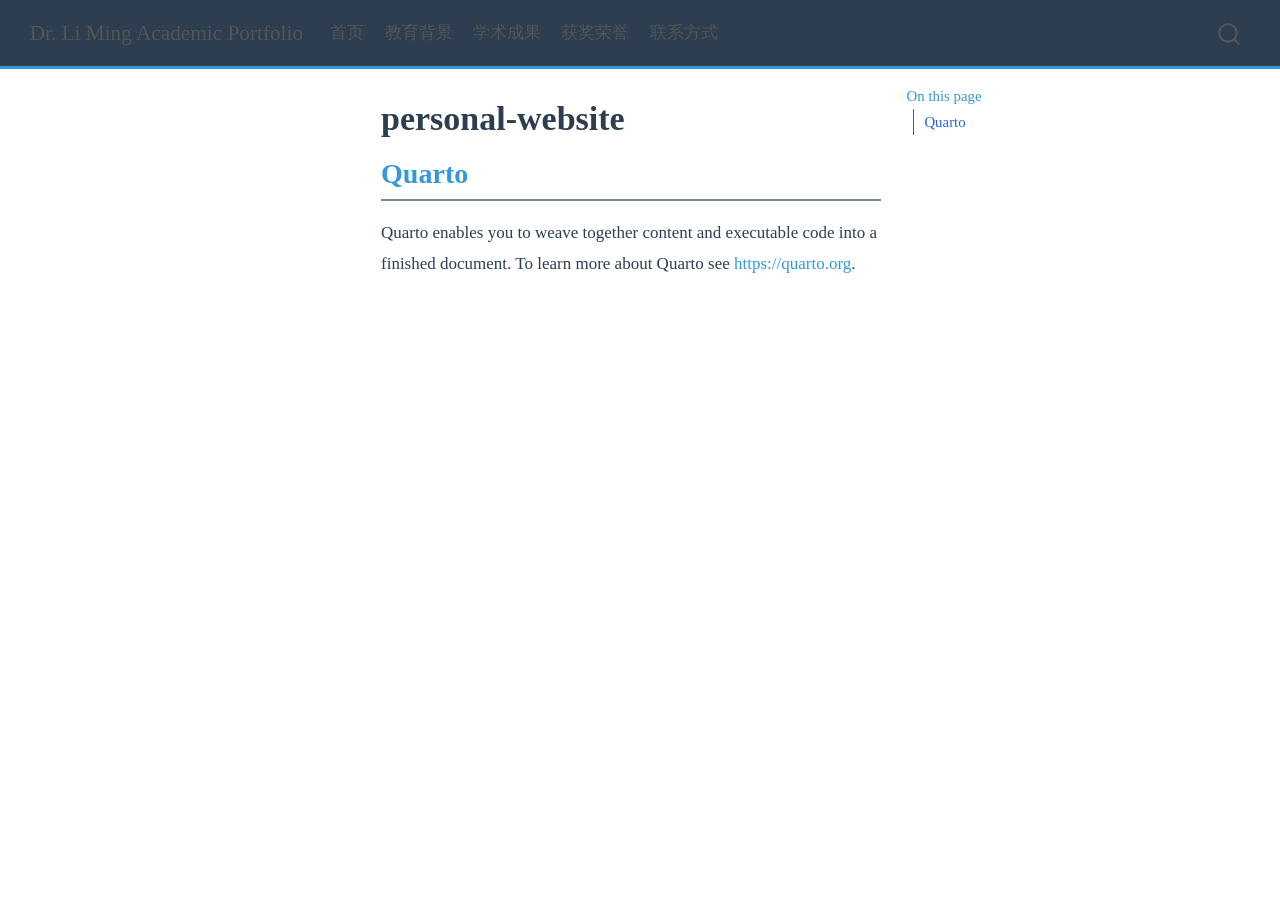
<file: personal-website/docs/personal-website.html>
<!DOCTYPE html>
<html xmlns="http://www.w3.org/1999/xhtml" lang="en" xml:lang="en"><head>

<meta charset="utf-8">
<meta name="generator" content="quarto-1.6.42">

<meta name="viewport" content="width=device-width, initial-scale=1.0, user-scalable=yes">


<title>personal-website – Dr.&nbsp;Li Ming Academic Portfolio</title>
<style>
code{white-space: pre-wrap;}
span.smallcaps{font-variant: small-caps;}
div.columns{display: flex; gap: min(4vw, 1.5em);}
div.column{flex: auto; overflow-x: auto;}
div.hanging-indent{margin-left: 1.5em; text-indent: -1.5em;}
ul.task-list{list-style: none;}
ul.task-list li input[type="checkbox"] {
  width: 0.8em;
  margin: 0 0.8em 0.2em -1em; /* quarto-specific, see https://github.com/quarto-dev/quarto-cli/issues/4556 */ 
  vertical-align: middle;
}
</style>


<script src="site_libs/quarto-nav/quarto-nav.js"></script>
<script src="site_libs/quarto-nav/headroom.min.js"></script>
<script src="site_libs/clipboard/clipboard.min.js"></script>
<script src="site_libs/quarto-search/autocomplete.umd.js"></script>
<script src="site_libs/quarto-search/fuse.min.js"></script>
<script src="site_libs/quarto-search/quarto-search.js"></script>
<meta name="quarto:offset" content="./">
<script src="site_libs/quarto-html/quarto.js"></script>
<script src="site_libs/quarto-html/popper.min.js"></script>
<script src="site_libs/quarto-html/tippy.umd.min.js"></script>
<script src="site_libs/quarto-html/anchor.min.js"></script>
<link href="site_libs/quarto-html/tippy.css" rel="stylesheet">
<link href="site_libs/quarto-html/quarto-syntax-highlighting-2f5df379a58b258e96c21c0638c20c03.css" rel="stylesheet" id="quarto-text-highlighting-styles">
<script src="site_libs/bootstrap/bootstrap.min.js"></script>
<link href="site_libs/bootstrap/bootstrap-icons.css" rel="stylesheet">
<link href="site_libs/bootstrap/bootstrap-ddd961a2510921635943dfbbd19534c4.min.css" rel="stylesheet" append-hash="true" id="quarto-bootstrap" data-mode="light">
<script id="quarto-search-options" type="application/json">{
  "location": "navbar",
  "copy-button": false,
  "collapse-after": 3,
  "panel-placement": "end",
  "type": "overlay",
  "limit": 50,
  "keyboard-shortcut": [
    "f",
    "/",
    "s"
  ],
  "show-item-context": false,
  "language": {
    "search-no-results-text": "No results",
    "search-matching-documents-text": "matching documents",
    "search-copy-link-title": "Copy link to search",
    "search-hide-matches-text": "Hide additional matches",
    "search-more-match-text": "more match in this document",
    "search-more-matches-text": "more matches in this document",
    "search-clear-button-title": "Clear",
    "search-text-placeholder": "",
    "search-detached-cancel-button-title": "Cancel",
    "search-submit-button-title": "Submit",
    "search-label": "Search"
  }
}</script>


<link rel="stylesheet" href="styles.css">
</head>

<body class="nav-fixed">

<div id="quarto-search-results"></div>
  <header id="quarto-header" class="headroom fixed-top">
    <nav class="navbar navbar-expand-lg " data-bs-theme="dark">
      <div class="navbar-container container-fluid">
      <div class="navbar-brand-container mx-auto">
    <a class="navbar-brand" href="./index.html">
    <span class="navbar-title">Dr.&nbsp;Li Ming Academic Portfolio</span>
    </a>
  </div>
            <div id="quarto-search" class="" title="Search"></div>
          <button class="navbar-toggler" type="button" data-bs-toggle="collapse" data-bs-target="#navbarCollapse" aria-controls="navbarCollapse" role="menu" aria-expanded="false" aria-label="Toggle navigation" onclick="if (window.quartoToggleHeadroom) { window.quartoToggleHeadroom(); }">
  <span class="navbar-toggler-icon"></span>
</button>
          <div class="collapse navbar-collapse" id="navbarCollapse">
            <ul class="navbar-nav navbar-nav-scroll me-auto">
  <li class="nav-item">
    <a class="nav-link" href="./index.html"> 
<span class="menu-text">首页</span></a>
  </li>  
  <li class="nav-item">
    <a class="nav-link" href="./education.html"> 
<span class="menu-text">教育背景</span></a>
  </li>  
  <li class="nav-item">
    <a class="nav-link" href="./publications.html"> 
<span class="menu-text">学术成果</span></a>
  </li>  
  <li class="nav-item">
    <a class="nav-link" href="./honors.html"> 
<span class="menu-text">获奖荣誉</span></a>
  </li>  
  <li class="nav-item">
    <a class="nav-link" href="./contact.qmd"> 
<span class="menu-text">联系方式</span></a>
  </li>  
</ul>
          </div> <!-- /navcollapse -->
            <div class="quarto-navbar-tools">
</div>
      </div> <!-- /container-fluid -->
    </nav>
</header>
<!-- content -->
<div id="quarto-content" class="quarto-container page-columns page-rows-contents page-layout-article page-navbar">
<!-- sidebar -->
<!-- margin-sidebar -->
    <div id="quarto-margin-sidebar" class="sidebar margin-sidebar">
        <nav id="TOC" role="doc-toc" class="toc-active">
    <h2 id="toc-title">On this page</h2>
   
  <ul class="collapse">
  <li><a href="#quarto" id="toc-quarto" class="nav-link active" data-scroll-target="#quarto">Quarto</a></li>
  </ul>
</nav>
    </div>
<!-- main -->
<main class="content" id="quarto-document-content">

<header id="title-block-header" class="quarto-title-block default">
<div class="quarto-title">
<h1 class="title">personal-website</h1>
</div>



<div class="quarto-title-meta">

    
  
    
  </div>
  


</header>


<section id="quarto" class="level2">
<h2 class="anchored" data-anchor-id="quarto">Quarto</h2>
<p>Quarto enables you to weave together content and executable code into a finished document. To learn more about Quarto see <a href="https://quarto.org" class="uri">https://quarto.org</a>.</p>


</section>

</main> <!-- /main -->
<script id="quarto-html-after-body" type="application/javascript">
window.document.addEventListener("DOMContentLoaded", function (event) {
  const toggleBodyColorMode = (bsSheetEl) => {
    const mode = bsSheetEl.getAttribute("data-mode");
    const bodyEl = window.document.querySelector("body");
    if (mode === "dark") {
      bodyEl.classList.add("quarto-dark");
      bodyEl.classList.remove("quarto-light");
    } else {
      bodyEl.classList.add("quarto-light");
      bodyEl.classList.remove("quarto-dark");
    }
  }
  const toggleBodyColorPrimary = () => {
    const bsSheetEl = window.document.querySelector("link#quarto-bootstrap");
    if (bsSheetEl) {
      toggleBodyColorMode(bsSheetEl);
    }
  }
  toggleBodyColorPrimary();  
  const icon = "";
  const anchorJS = new window.AnchorJS();
  anchorJS.options = {
    placement: 'right',
    icon: icon
  };
  anchorJS.add('.anchored');
  const isCodeAnnotation = (el) => {
    for (const clz of el.classList) {
      if (clz.startsWith('code-annotation-')) {                     
        return true;
      }
    }
    return false;
  }
  const onCopySuccess = function(e) {
    // button target
    const button = e.trigger;
    // don't keep focus
    button.blur();
    // flash "checked"
    button.classList.add('code-copy-button-checked');
    var currentTitle = button.getAttribute("title");
    button.setAttribute("title", "Copied!");
    let tooltip;
    if (window.bootstrap) {
      button.setAttribute("data-bs-toggle", "tooltip");
      button.setAttribute("data-bs-placement", "left");
      button.setAttribute("data-bs-title", "Copied!");
      tooltip = new bootstrap.Tooltip(button, 
        { trigger: "manual", 
          customClass: "code-copy-button-tooltip",
          offset: [0, -8]});
      tooltip.show();    
    }
    setTimeout(function() {
      if (tooltip) {
        tooltip.hide();
        button.removeAttribute("data-bs-title");
        button.removeAttribute("data-bs-toggle");
        button.removeAttribute("data-bs-placement");
      }
      button.setAttribute("title", currentTitle);
      button.classList.remove('code-copy-button-checked');
    }, 1000);
    // clear code selection
    e.clearSelection();
  }
  const getTextToCopy = function(trigger) {
      const codeEl = trigger.previousElementSibling.cloneNode(true);
      for (const childEl of codeEl.children) {
        if (isCodeAnnotation(childEl)) {
          childEl.remove();
        }
      }
      return codeEl.innerText;
  }
  const clipboard = new window.ClipboardJS('.code-copy-button:not([data-in-quarto-modal])', {
    text: getTextToCopy
  });
  clipboard.on('success', onCopySuccess);
  if (window.document.getElementById('quarto-embedded-source-code-modal')) {
    const clipboardModal = new window.ClipboardJS('.code-copy-button[data-in-quarto-modal]', {
      text: getTextToCopy,
      container: window.document.getElementById('quarto-embedded-source-code-modal')
    });
    clipboardModal.on('success', onCopySuccess);
  }
    var localhostRegex = new RegExp(/^(?:http|https):\/\/localhost\:?[0-9]*\//);
    var mailtoRegex = new RegExp(/^mailto:/);
      var filterRegex = new RegExp("https:\/\/[your-github-username]\.github\.io\/personal-website\/");
    var isInternal = (href) => {
        return filterRegex.test(href) || localhostRegex.test(href) || mailtoRegex.test(href);
    }
    // Inspect non-navigation links and adorn them if external
 	var links = window.document.querySelectorAll('a[href]:not(.nav-link):not(.navbar-brand):not(.toc-action):not(.sidebar-link):not(.sidebar-item-toggle):not(.pagination-link):not(.no-external):not([aria-hidden]):not(.dropdown-item):not(.quarto-navigation-tool):not(.about-link)');
    for (var i=0; i<links.length; i++) {
      const link = links[i];
      if (!isInternal(link.href)) {
        // undo the damage that might have been done by quarto-nav.js in the case of
        // links that we want to consider external
        if (link.dataset.originalHref !== undefined) {
          link.href = link.dataset.originalHref;
        }
      }
    }
  function tippyHover(el, contentFn, onTriggerFn, onUntriggerFn) {
    const config = {
      allowHTML: true,
      maxWidth: 500,
      delay: 100,
      arrow: false,
      appendTo: function(el) {
          return el.parentElement;
      },
      interactive: true,
      interactiveBorder: 10,
      theme: 'quarto',
      placement: 'bottom-start',
    };
    if (contentFn) {
      config.content = contentFn;
    }
    if (onTriggerFn) {
      config.onTrigger = onTriggerFn;
    }
    if (onUntriggerFn) {
      config.onUntrigger = onUntriggerFn;
    }
    window.tippy(el, config); 
  }
  const noterefs = window.document.querySelectorAll('a[role="doc-noteref"]');
  for (var i=0; i<noterefs.length; i++) {
    const ref = noterefs[i];
    tippyHover(ref, function() {
      // use id or data attribute instead here
      let href = ref.getAttribute('data-footnote-href') || ref.getAttribute('href');
      try { href = new URL(href).hash; } catch {}
      const id = href.replace(/^#\/?/, "");
      const note = window.document.getElementById(id);
      if (note) {
        return note.innerHTML;
      } else {
        return "";
      }
    });
  }
  const xrefs = window.document.querySelectorAll('a.quarto-xref');
  const processXRef = (id, note) => {
    // Strip column container classes
    const stripColumnClz = (el) => {
      el.classList.remove("page-full", "page-columns");
      if (el.children) {
        for (const child of el.children) {
          stripColumnClz(child);
        }
      }
    }
    stripColumnClz(note)
    if (id === null || id.startsWith('sec-')) {
      // Special case sections, only their first couple elements
      const container = document.createElement("div");
      if (note.children && note.children.length > 2) {
        container.appendChild(note.children[0].cloneNode(true));
        for (let i = 1; i < note.children.length; i++) {
          const child = note.children[i];
          if (child.tagName === "P" && child.innerText === "") {
            continue;
          } else {
            container.appendChild(child.cloneNode(true));
            break;
          }
        }
        if (window.Quarto?.typesetMath) {
          window.Quarto.typesetMath(container);
        }
        return container.innerHTML
      } else {
        if (window.Quarto?.typesetMath) {
          window.Quarto.typesetMath(note);
        }
        return note.innerHTML;
      }
    } else {
      // Remove any anchor links if they are present
      const anchorLink = note.querySelector('a.anchorjs-link');
      if (anchorLink) {
        anchorLink.remove();
      }
      if (window.Quarto?.typesetMath) {
        window.Quarto.typesetMath(note);
      }
      if (note.classList.contains("callout")) {
        return note.outerHTML;
      } else {
        return note.innerHTML;
      }
    }
  }
  for (var i=0; i<xrefs.length; i++) {
    const xref = xrefs[i];
    tippyHover(xref, undefined, function(instance) {
      instance.disable();
      let url = xref.getAttribute('href');
      let hash = undefined; 
      if (url.startsWith('#')) {
        hash = url;
      } else {
        try { hash = new URL(url).hash; } catch {}
      }
      if (hash) {
        const id = hash.replace(/^#\/?/, "");
        const note = window.document.getElementById(id);
        if (note !== null) {
          try {
            const html = processXRef(id, note.cloneNode(true));
            instance.setContent(html);
          } finally {
            instance.enable();
            instance.show();
          }
        } else {
          // See if we can fetch this
          fetch(url.split('#')[0])
          .then(res => res.text())
          .then(html => {
            const parser = new DOMParser();
            const htmlDoc = parser.parseFromString(html, "text/html");
            const note = htmlDoc.getElementById(id);
            if (note !== null) {
              const html = processXRef(id, note);
              instance.setContent(html);
            } 
          }).finally(() => {
            instance.enable();
            instance.show();
          });
        }
      } else {
        // See if we can fetch a full url (with no hash to target)
        // This is a special case and we should probably do some content thinning / targeting
        fetch(url)
        .then(res => res.text())
        .then(html => {
          const parser = new DOMParser();
          const htmlDoc = parser.parseFromString(html, "text/html");
          const note = htmlDoc.querySelector('main.content');
          if (note !== null) {
            // This should only happen for chapter cross references
            // (since there is no id in the URL)
            // remove the first header
            if (note.children.length > 0 && note.children[0].tagName === "HEADER") {
              note.children[0].remove();
            }
            const html = processXRef(null, note);
            instance.setContent(html);
          } 
        }).finally(() => {
          instance.enable();
          instance.show();
        });
      }
    }, function(instance) {
    });
  }
      let selectedAnnoteEl;
      const selectorForAnnotation = ( cell, annotation) => {
        let cellAttr = 'data-code-cell="' + cell + '"';
        let lineAttr = 'data-code-annotation="' +  annotation + '"';
        const selector = 'span[' + cellAttr + '][' + lineAttr + ']';
        return selector;
      }
      const selectCodeLines = (annoteEl) => {
        const doc = window.document;
        const targetCell = annoteEl.getAttribute("data-target-cell");
        const targetAnnotation = annoteEl.getAttribute("data-target-annotation");
        const annoteSpan = window.document.querySelector(selectorForAnnotation(targetCell, targetAnnotation));
        const lines = annoteSpan.getAttribute("data-code-lines").split(",");
        const lineIds = lines.map((line) => {
          return targetCell + "-" + line;
        })
        let top = null;
        let height = null;
        let parent = null;
        if (lineIds.length > 0) {
            //compute the position of the single el (top and bottom and make a div)
            const el = window.document.getElementById(lineIds[0]);
            top = el.offsetTop;
            height = el.offsetHeight;
            parent = el.parentElement.parentElement;
          if (lineIds.length > 1) {
            const lastEl = window.document.getElementById(lineIds[lineIds.length - 1]);
            const bottom = lastEl.offsetTop + lastEl.offsetHeight;
            height = bottom - top;
          }
          if (top !== null && height !== null && parent !== null) {
            // cook up a div (if necessary) and position it 
            let div = window.document.getElementById("code-annotation-line-highlight");
            if (div === null) {
              div = window.document.createElement("div");
              div.setAttribute("id", "code-annotation-line-highlight");
              div.style.position = 'absolute';
              parent.appendChild(div);
            }
            div.style.top = top - 2 + "px";
            div.style.height = height + 4 + "px";
            div.style.left = 0;
            let gutterDiv = window.document.getElementById("code-annotation-line-highlight-gutter");
            if (gutterDiv === null) {
              gutterDiv = window.document.createElement("div");
              gutterDiv.setAttribute("id", "code-annotation-line-highlight-gutter");
              gutterDiv.style.position = 'absolute';
              const codeCell = window.document.getElementById(targetCell);
              const gutter = codeCell.querySelector('.code-annotation-gutter');
              gutter.appendChild(gutterDiv);
            }
            gutterDiv.style.top = top - 2 + "px";
            gutterDiv.style.height = height + 4 + "px";
          }
          selectedAnnoteEl = annoteEl;
        }
      };
      const unselectCodeLines = () => {
        const elementsIds = ["code-annotation-line-highlight", "code-annotation-line-highlight-gutter"];
        elementsIds.forEach((elId) => {
          const div = window.document.getElementById(elId);
          if (div) {
            div.remove();
          }
        });
        selectedAnnoteEl = undefined;
      };
        // Handle positioning of the toggle
    window.addEventListener(
      "resize",
      throttle(() => {
        elRect = undefined;
        if (selectedAnnoteEl) {
          selectCodeLines(selectedAnnoteEl);
        }
      }, 10)
    );
    function throttle(fn, ms) {
    let throttle = false;
    let timer;
      return (...args) => {
        if(!throttle) { // first call gets through
            fn.apply(this, args);
            throttle = true;
        } else { // all the others get throttled
            if(timer) clearTimeout(timer); // cancel #2
            timer = setTimeout(() => {
              fn.apply(this, args);
              timer = throttle = false;
            }, ms);
        }
      };
    }
      // Attach click handler to the DT
      const annoteDls = window.document.querySelectorAll('dt[data-target-cell]');
      for (const annoteDlNode of annoteDls) {
        annoteDlNode.addEventListener('click', (event) => {
          const clickedEl = event.target;
          if (clickedEl !== selectedAnnoteEl) {
            unselectCodeLines();
            const activeEl = window.document.querySelector('dt[data-target-cell].code-annotation-active');
            if (activeEl) {
              activeEl.classList.remove('code-annotation-active');
            }
            selectCodeLines(clickedEl);
            clickedEl.classList.add('code-annotation-active');
          } else {
            // Unselect the line
            unselectCodeLines();
            clickedEl.classList.remove('code-annotation-active');
          }
        });
      }
  const findCites = (el) => {
    const parentEl = el.parentElement;
    if (parentEl) {
      const cites = parentEl.dataset.cites;
      if (cites) {
        return {
          el,
          cites: cites.split(' ')
        };
      } else {
        return findCites(el.parentElement)
      }
    } else {
      return undefined;
    }
  };
  var bibliorefs = window.document.querySelectorAll('a[role="doc-biblioref"]');
  for (var i=0; i<bibliorefs.length; i++) {
    const ref = bibliorefs[i];
    const citeInfo = findCites(ref);
    if (citeInfo) {
      tippyHover(citeInfo.el, function() {
        var popup = window.document.createElement('div');
        citeInfo.cites.forEach(function(cite) {
          var citeDiv = window.document.createElement('div');
          citeDiv.classList.add('hanging-indent');
          citeDiv.classList.add('csl-entry');
          var biblioDiv = window.document.getElementById('ref-' + cite);
          if (biblioDiv) {
            citeDiv.innerHTML = biblioDiv.innerHTML;
          }
          popup.appendChild(citeDiv);
        });
        return popup.innerHTML;
      });
    }
  }
});
</script>
</div> <!-- /content -->




</body></html>
</file>
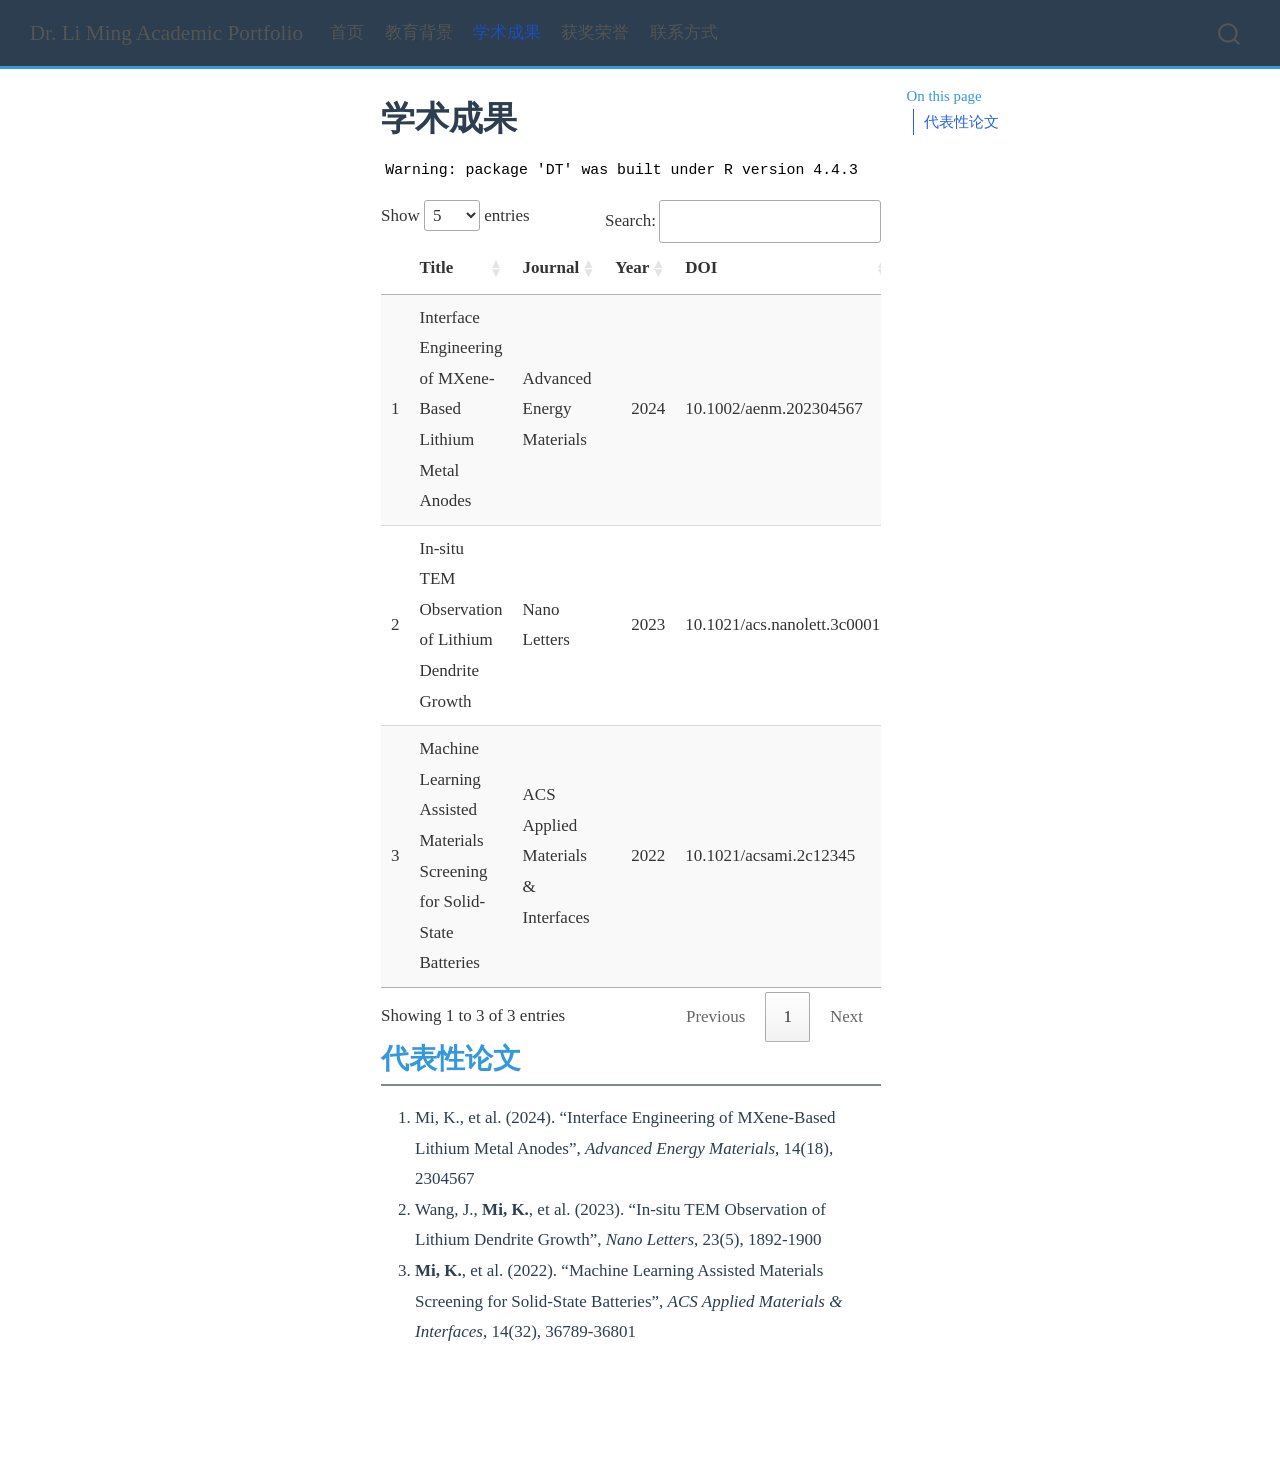
<file: personal-website/docs/publications.html>
<!DOCTYPE html>
<html xmlns="http://www.w3.org/1999/xhtml" lang="en" xml:lang="en"><head>

<meta charset="utf-8">
<meta name="generator" content="quarto-1.6.42">

<meta name="viewport" content="width=device-width, initial-scale=1.0, user-scalable=yes">


<title>学术成果 – Dr.&nbsp;Li Ming Academic Portfolio</title>
<style>
code{white-space: pre-wrap;}
span.smallcaps{font-variant: small-caps;}
div.columns{display: flex; gap: min(4vw, 1.5em);}
div.column{flex: auto; overflow-x: auto;}
div.hanging-indent{margin-left: 1.5em; text-indent: -1.5em;}
ul.task-list{list-style: none;}
ul.task-list li input[type="checkbox"] {
  width: 0.8em;
  margin: 0 0.8em 0.2em -1em; /* quarto-specific, see https://github.com/quarto-dev/quarto-cli/issues/4556 */ 
  vertical-align: middle;
}
</style>


<script src="site_libs/quarto-nav/quarto-nav.js"></script>
<script src="site_libs/quarto-nav/headroom.min.js"></script>
<script src="site_libs/clipboard/clipboard.min.js"></script>
<script src="site_libs/quarto-search/autocomplete.umd.js"></script>
<script src="site_libs/quarto-search/fuse.min.js"></script>
<script src="site_libs/quarto-search/quarto-search.js"></script>
<meta name="quarto:offset" content="./">
<script src="site_libs/quarto-html/quarto.js"></script>
<script src="site_libs/quarto-html/popper.min.js"></script>
<script src="site_libs/quarto-html/tippy.umd.min.js"></script>
<script src="site_libs/quarto-html/anchor.min.js"></script>
<link href="site_libs/quarto-html/tippy.css" rel="stylesheet">
<link href="site_libs/quarto-html/quarto-syntax-highlighting-2f5df379a58b258e96c21c0638c20c03.css" rel="stylesheet" id="quarto-text-highlighting-styles">
<script src="site_libs/bootstrap/bootstrap.min.js"></script>
<link href="site_libs/bootstrap/bootstrap-icons.css" rel="stylesheet">
<link href="site_libs/bootstrap/bootstrap-ddd961a2510921635943dfbbd19534c4.min.css" rel="stylesheet" append-hash="true" id="quarto-bootstrap" data-mode="light">
<script id="quarto-search-options" type="application/json">{
  "location": "navbar",
  "copy-button": false,
  "collapse-after": 3,
  "panel-placement": "end",
  "type": "overlay",
  "limit": 50,
  "keyboard-shortcut": [
    "f",
    "/",
    "s"
  ],
  "show-item-context": false,
  "language": {
    "search-no-results-text": "No results",
    "search-matching-documents-text": "matching documents",
    "search-copy-link-title": "Copy link to search",
    "search-hide-matches-text": "Hide additional matches",
    "search-more-match-text": "more match in this document",
    "search-more-matches-text": "more matches in this document",
    "search-clear-button-title": "Clear",
    "search-text-placeholder": "",
    "search-detached-cancel-button-title": "Cancel",
    "search-submit-button-title": "Submit",
    "search-label": "Search"
  }
}</script>
<link href="site_libs/htmltools-fill-0.5.8.1/fill.css" rel="stylesheet">

<script src="site_libs/htmlwidgets-1.6.4/htmlwidgets.js"></script>

<link href="site_libs/datatables-css-0.0.0/datatables-crosstalk.css" rel="stylesheet">

<script src="site_libs/datatables-binding-0.33/datatables.js"></script>

<script src="site_libs/jquery-3.6.0/jquery-3.6.0.min.js"></script>

<link href="site_libs/dt-core-1.13.6/css/jquery.dataTables.min.css" rel="stylesheet">

<link href="site_libs/dt-core-1.13.6/css/jquery.dataTables.extra.css" rel="stylesheet">

<script src="site_libs/dt-core-1.13.6/js/jquery.dataTables.min.js"></script>

<link href="site_libs/crosstalk-1.2.1/css/crosstalk.min.css" rel="stylesheet">

<script src="site_libs/crosstalk-1.2.1/js/crosstalk.min.js"></script>



<link rel="stylesheet" href="styles.css">
</head>

<body class="nav-fixed">

<div id="quarto-search-results"></div>
  <header id="quarto-header" class="headroom fixed-top">
    <nav class="navbar navbar-expand-lg " data-bs-theme="dark">
      <div class="navbar-container container-fluid">
      <div class="navbar-brand-container mx-auto">
    <a class="navbar-brand" href="./index.html">
    <span class="navbar-title">Dr.&nbsp;Li Ming Academic Portfolio</span>
    </a>
  </div>
            <div id="quarto-search" class="" title="Search"></div>
          <button class="navbar-toggler" type="button" data-bs-toggle="collapse" data-bs-target="#navbarCollapse" aria-controls="navbarCollapse" role="menu" aria-expanded="false" aria-label="Toggle navigation" onclick="if (window.quartoToggleHeadroom) { window.quartoToggleHeadroom(); }">
  <span class="navbar-toggler-icon"></span>
</button>
          <div class="collapse navbar-collapse" id="navbarCollapse">
            <ul class="navbar-nav navbar-nav-scroll me-auto">
  <li class="nav-item">
    <a class="nav-link" href="./index.html"> 
<span class="menu-text">首页</span></a>
  </li>  
  <li class="nav-item">
    <a class="nav-link" href="./education.html"> 
<span class="menu-text">教育背景</span></a>
  </li>  
  <li class="nav-item">
    <a class="nav-link active" href="./publications.html" aria-current="page"> 
<span class="menu-text">学术成果</span></a>
  </li>  
  <li class="nav-item">
    <a class="nav-link" href="./honors.html"> 
<span class="menu-text">获奖荣誉</span></a>
  </li>  
  <li class="nav-item">
    <a class="nav-link" href="./contact.qmd"> 
<span class="menu-text">联系方式</span></a>
  </li>  
</ul>
          </div> <!-- /navcollapse -->
            <div class="quarto-navbar-tools">
</div>
      </div> <!-- /container-fluid -->
    </nav>
</header>
<!-- content -->
<div id="quarto-content" class="quarto-container page-columns page-rows-contents page-layout-article page-navbar">
<!-- sidebar -->
<!-- margin-sidebar -->
    <div id="quarto-margin-sidebar" class="sidebar margin-sidebar">
        <nav id="TOC" role="doc-toc" class="toc-active">
    <h2 id="toc-title">On this page</h2>
   
  <ul class="collapse">
  <li><a href="#代表性论文" id="toc-代表性论文" class="nav-link active" data-scroll-target="#代表性论文">代表性论文</a></li>
  </ul>
</nav>
    </div>
<!-- main -->
<main class="content" id="quarto-document-content">

<header id="title-block-header" class="quarto-title-block default">
<div class="quarto-title">
<h1 class="title">学术成果</h1>
</div>



<div class="quarto-title-meta">

    
  
    
  </div>
  


</header>


<div class="cell">
<div class="cell-output cell-output-stderr">
<pre><code>Warning: package 'DT' was built under R version 4.4.3</code></pre>
</div>
<div class="cell-output-display">
<div class="datatables html-widget html-fill-item" id="htmlwidget-6773e8de910a4fb7e4f7" style="width:100%;height:auto;"></div>
<script type="application/json" data-for="htmlwidget-6773e8de910a4fb7e4f7">{"x":{"filter":"none","vertical":false,"data":[["1","2","3"],["Interface Engineering of MXene-Based Lithium Metal Anodes","In-situ TEM Observation of Lithium Dendrite Growth","Machine Learning Assisted Materials Screening for Solid-State Batteries"],["Advanced Energy Materials","Nano Letters","ACS Applied Materials &amp; Interfaces"],[2024,2023,2022],["10.1002/aenm.202304567","10.1021/acs.nanolett.3c00012","10.1021/acsami.2c12345"]],"container":"<table class=\"display\">\n  <thead>\n    <tr>\n      <th> <\/th>\n      <th>Title<\/th>\n      <th>Journal<\/th>\n      <th>Year<\/th>\n      <th>DOI<\/th>\n    <\/tr>\n  <\/thead>\n<\/table>","options":{"pageLength":5,"autoWidth":true,"columnDefs":[{"className":"dt-right","targets":3},{"orderable":false,"targets":0},{"name":" ","targets":0},{"name":"Title","targets":1},{"name":"Journal","targets":2},{"name":"Year","targets":3},{"name":"DOI","targets":4}],"order":[],"orderClasses":false,"lengthMenu":[5,10,25,50,100]}},"evals":[],"jsHooks":[]}</script>
</div>
</div>
<section id="代表性论文" class="level2">
<h2 class="anchored" data-anchor-id="代表性论文">代表性论文</h2>
<ol type="1">
<li>Mi, K., et al.&nbsp;(2024). “Interface Engineering of MXene-Based Lithium Metal Anodes”, <em>Advanced Energy Materials</em>, 14(18), 2304567</li>
<li>Wang, J., <strong>Mi, K.</strong>, et al.&nbsp;(2023). “In-situ TEM Observation of Lithium Dendrite Growth”, <em>Nano Letters</em>, 23(5), 1892-1900</li>
<li><strong>Mi, K.</strong>, et al.&nbsp;(2022). “Machine Learning Assisted Materials Screening for Solid-State Batteries”, <em>ACS Applied Materials &amp; Interfaces</em>, 14(32), 36789-36801</li>
</ol>


</section>

</main> <!-- /main -->
<script id="quarto-html-after-body" type="application/javascript">
window.document.addEventListener("DOMContentLoaded", function (event) {
  const toggleBodyColorMode = (bsSheetEl) => {
    const mode = bsSheetEl.getAttribute("data-mode");
    const bodyEl = window.document.querySelector("body");
    if (mode === "dark") {
      bodyEl.classList.add("quarto-dark");
      bodyEl.classList.remove("quarto-light");
    } else {
      bodyEl.classList.add("quarto-light");
      bodyEl.classList.remove("quarto-dark");
    }
  }
  const toggleBodyColorPrimary = () => {
    const bsSheetEl = window.document.querySelector("link#quarto-bootstrap");
    if (bsSheetEl) {
      toggleBodyColorMode(bsSheetEl);
    }
  }
  toggleBodyColorPrimary();  
  const icon = "";
  const anchorJS = new window.AnchorJS();
  anchorJS.options = {
    placement: 'right',
    icon: icon
  };
  anchorJS.add('.anchored');
  const isCodeAnnotation = (el) => {
    for (const clz of el.classList) {
      if (clz.startsWith('code-annotation-')) {                     
        return true;
      }
    }
    return false;
  }
  const onCopySuccess = function(e) {
    // button target
    const button = e.trigger;
    // don't keep focus
    button.blur();
    // flash "checked"
    button.classList.add('code-copy-button-checked');
    var currentTitle = button.getAttribute("title");
    button.setAttribute("title", "Copied!");
    let tooltip;
    if (window.bootstrap) {
      button.setAttribute("data-bs-toggle", "tooltip");
      button.setAttribute("data-bs-placement", "left");
      button.setAttribute("data-bs-title", "Copied!");
      tooltip = new bootstrap.Tooltip(button, 
        { trigger: "manual", 
          customClass: "code-copy-button-tooltip",
          offset: [0, -8]});
      tooltip.show();    
    }
    setTimeout(function() {
      if (tooltip) {
        tooltip.hide();
        button.removeAttribute("data-bs-title");
        button.removeAttribute("data-bs-toggle");
        button.removeAttribute("data-bs-placement");
      }
      button.setAttribute("title", currentTitle);
      button.classList.remove('code-copy-button-checked');
    }, 1000);
    // clear code selection
    e.clearSelection();
  }
  const getTextToCopy = function(trigger) {
      const codeEl = trigger.previousElementSibling.cloneNode(true);
      for (const childEl of codeEl.children) {
        if (isCodeAnnotation(childEl)) {
          childEl.remove();
        }
      }
      return codeEl.innerText;
  }
  const clipboard = new window.ClipboardJS('.code-copy-button:not([data-in-quarto-modal])', {
    text: getTextToCopy
  });
  clipboard.on('success', onCopySuccess);
  if (window.document.getElementById('quarto-embedded-source-code-modal')) {
    const clipboardModal = new window.ClipboardJS('.code-copy-button[data-in-quarto-modal]', {
      text: getTextToCopy,
      container: window.document.getElementById('quarto-embedded-source-code-modal')
    });
    clipboardModal.on('success', onCopySuccess);
  }
    var localhostRegex = new RegExp(/^(?:http|https):\/\/localhost\:?[0-9]*\//);
    var mailtoRegex = new RegExp(/^mailto:/);
      var filterRegex = new RegExp("https:\/\/[your-github-username]\.github\.io\/personal-website\/");
    var isInternal = (href) => {
        return filterRegex.test(href) || localhostRegex.test(href) || mailtoRegex.test(href);
    }
    // Inspect non-navigation links and adorn them if external
 	var links = window.document.querySelectorAll('a[href]:not(.nav-link):not(.navbar-brand):not(.toc-action):not(.sidebar-link):not(.sidebar-item-toggle):not(.pagination-link):not(.no-external):not([aria-hidden]):not(.dropdown-item):not(.quarto-navigation-tool):not(.about-link)');
    for (var i=0; i<links.length; i++) {
      const link = links[i];
      if (!isInternal(link.href)) {
        // undo the damage that might have been done by quarto-nav.js in the case of
        // links that we want to consider external
        if (link.dataset.originalHref !== undefined) {
          link.href = link.dataset.originalHref;
        }
      }
    }
  function tippyHover(el, contentFn, onTriggerFn, onUntriggerFn) {
    const config = {
      allowHTML: true,
      maxWidth: 500,
      delay: 100,
      arrow: false,
      appendTo: function(el) {
          return el.parentElement;
      },
      interactive: true,
      interactiveBorder: 10,
      theme: 'quarto',
      placement: 'bottom-start',
    };
    if (contentFn) {
      config.content = contentFn;
    }
    if (onTriggerFn) {
      config.onTrigger = onTriggerFn;
    }
    if (onUntriggerFn) {
      config.onUntrigger = onUntriggerFn;
    }
    window.tippy(el, config); 
  }
  const noterefs = window.document.querySelectorAll('a[role="doc-noteref"]');
  for (var i=0; i<noterefs.length; i++) {
    const ref = noterefs[i];
    tippyHover(ref, function() {
      // use id or data attribute instead here
      let href = ref.getAttribute('data-footnote-href') || ref.getAttribute('href');
      try { href = new URL(href).hash; } catch {}
      const id = href.replace(/^#\/?/, "");
      const note = window.document.getElementById(id);
      if (note) {
        return note.innerHTML;
      } else {
        return "";
      }
    });
  }
  const xrefs = window.document.querySelectorAll('a.quarto-xref');
  const processXRef = (id, note) => {
    // Strip column container classes
    const stripColumnClz = (el) => {
      el.classList.remove("page-full", "page-columns");
      if (el.children) {
        for (const child of el.children) {
          stripColumnClz(child);
        }
      }
    }
    stripColumnClz(note)
    if (id === null || id.startsWith('sec-')) {
      // Special case sections, only their first couple elements
      const container = document.createElement("div");
      if (note.children && note.children.length > 2) {
        container.appendChild(note.children[0].cloneNode(true));
        for (let i = 1; i < note.children.length; i++) {
          const child = note.children[i];
          if (child.tagName === "P" && child.innerText === "") {
            continue;
          } else {
            container.appendChild(child.cloneNode(true));
            break;
          }
        }
        if (window.Quarto?.typesetMath) {
          window.Quarto.typesetMath(container);
        }
        return container.innerHTML
      } else {
        if (window.Quarto?.typesetMath) {
          window.Quarto.typesetMath(note);
        }
        return note.innerHTML;
      }
    } else {
      // Remove any anchor links if they are present
      const anchorLink = note.querySelector('a.anchorjs-link');
      if (anchorLink) {
        anchorLink.remove();
      }
      if (window.Quarto?.typesetMath) {
        window.Quarto.typesetMath(note);
      }
      if (note.classList.contains("callout")) {
        return note.outerHTML;
      } else {
        return note.innerHTML;
      }
    }
  }
  for (var i=0; i<xrefs.length; i++) {
    const xref = xrefs[i];
    tippyHover(xref, undefined, function(instance) {
      instance.disable();
      let url = xref.getAttribute('href');
      let hash = undefined; 
      if (url.startsWith('#')) {
        hash = url;
      } else {
        try { hash = new URL(url).hash; } catch {}
      }
      if (hash) {
        const id = hash.replace(/^#\/?/, "");
        const note = window.document.getElementById(id);
        if (note !== null) {
          try {
            const html = processXRef(id, note.cloneNode(true));
            instance.setContent(html);
          } finally {
            instance.enable();
            instance.show();
          }
        } else {
          // See if we can fetch this
          fetch(url.split('#')[0])
          .then(res => res.text())
          .then(html => {
            const parser = new DOMParser();
            const htmlDoc = parser.parseFromString(html, "text/html");
            const note = htmlDoc.getElementById(id);
            if (note !== null) {
              const html = processXRef(id, note);
              instance.setContent(html);
            } 
          }).finally(() => {
            instance.enable();
            instance.show();
          });
        }
      } else {
        // See if we can fetch a full url (with no hash to target)
        // This is a special case and we should probably do some content thinning / targeting
        fetch(url)
        .then(res => res.text())
        .then(html => {
          const parser = new DOMParser();
          const htmlDoc = parser.parseFromString(html, "text/html");
          const note = htmlDoc.querySelector('main.content');
          if (note !== null) {
            // This should only happen for chapter cross references
            // (since there is no id in the URL)
            // remove the first header
            if (note.children.length > 0 && note.children[0].tagName === "HEADER") {
              note.children[0].remove();
            }
            const html = processXRef(null, note);
            instance.setContent(html);
          } 
        }).finally(() => {
          instance.enable();
          instance.show();
        });
      }
    }, function(instance) {
    });
  }
      let selectedAnnoteEl;
      const selectorForAnnotation = ( cell, annotation) => {
        let cellAttr = 'data-code-cell="' + cell + '"';
        let lineAttr = 'data-code-annotation="' +  annotation + '"';
        const selector = 'span[' + cellAttr + '][' + lineAttr + ']';
        return selector;
      }
      const selectCodeLines = (annoteEl) => {
        const doc = window.document;
        const targetCell = annoteEl.getAttribute("data-target-cell");
        const targetAnnotation = annoteEl.getAttribute("data-target-annotation");
        const annoteSpan = window.document.querySelector(selectorForAnnotation(targetCell, targetAnnotation));
        const lines = annoteSpan.getAttribute("data-code-lines").split(",");
        const lineIds = lines.map((line) => {
          return targetCell + "-" + line;
        })
        let top = null;
        let height = null;
        let parent = null;
        if (lineIds.length > 0) {
            //compute the position of the single el (top and bottom and make a div)
            const el = window.document.getElementById(lineIds[0]);
            top = el.offsetTop;
            height = el.offsetHeight;
            parent = el.parentElement.parentElement;
          if (lineIds.length > 1) {
            const lastEl = window.document.getElementById(lineIds[lineIds.length - 1]);
            const bottom = lastEl.offsetTop + lastEl.offsetHeight;
            height = bottom - top;
          }
          if (top !== null && height !== null && parent !== null) {
            // cook up a div (if necessary) and position it 
            let div = window.document.getElementById("code-annotation-line-highlight");
            if (div === null) {
              div = window.document.createElement("div");
              div.setAttribute("id", "code-annotation-line-highlight");
              div.style.position = 'absolute';
              parent.appendChild(div);
            }
            div.style.top = top - 2 + "px";
            div.style.height = height + 4 + "px";
            div.style.left = 0;
            let gutterDiv = window.document.getElementById("code-annotation-line-highlight-gutter");
            if (gutterDiv === null) {
              gutterDiv = window.document.createElement("div");
              gutterDiv.setAttribute("id", "code-annotation-line-highlight-gutter");
              gutterDiv.style.position = 'absolute';
              const codeCell = window.document.getElementById(targetCell);
              const gutter = codeCell.querySelector('.code-annotation-gutter');
              gutter.appendChild(gutterDiv);
            }
            gutterDiv.style.top = top - 2 + "px";
            gutterDiv.style.height = height + 4 + "px";
          }
          selectedAnnoteEl = annoteEl;
        }
      };
      const unselectCodeLines = () => {
        const elementsIds = ["code-annotation-line-highlight", "code-annotation-line-highlight-gutter"];
        elementsIds.forEach((elId) => {
          const div = window.document.getElementById(elId);
          if (div) {
            div.remove();
          }
        });
        selectedAnnoteEl = undefined;
      };
        // Handle positioning of the toggle
    window.addEventListener(
      "resize",
      throttle(() => {
        elRect = undefined;
        if (selectedAnnoteEl) {
          selectCodeLines(selectedAnnoteEl);
        }
      }, 10)
    );
    function throttle(fn, ms) {
    let throttle = false;
    let timer;
      return (...args) => {
        if(!throttle) { // first call gets through
            fn.apply(this, args);
            throttle = true;
        } else { // all the others get throttled
            if(timer) clearTimeout(timer); // cancel #2
            timer = setTimeout(() => {
              fn.apply(this, args);
              timer = throttle = false;
            }, ms);
        }
      };
    }
      // Attach click handler to the DT
      const annoteDls = window.document.querySelectorAll('dt[data-target-cell]');
      for (const annoteDlNode of annoteDls) {
        annoteDlNode.addEventListener('click', (event) => {
          const clickedEl = event.target;
          if (clickedEl !== selectedAnnoteEl) {
            unselectCodeLines();
            const activeEl = window.document.querySelector('dt[data-target-cell].code-annotation-active');
            if (activeEl) {
              activeEl.classList.remove('code-annotation-active');
            }
            selectCodeLines(clickedEl);
            clickedEl.classList.add('code-annotation-active');
          } else {
            // Unselect the line
            unselectCodeLines();
            clickedEl.classList.remove('code-annotation-active');
          }
        });
      }
  const findCites = (el) => {
    const parentEl = el.parentElement;
    if (parentEl) {
      const cites = parentEl.dataset.cites;
      if (cites) {
        return {
          el,
          cites: cites.split(' ')
        };
      } else {
        return findCites(el.parentElement)
      }
    } else {
      return undefined;
    }
  };
  var bibliorefs = window.document.querySelectorAll('a[role="doc-biblioref"]');
  for (var i=0; i<bibliorefs.length; i++) {
    const ref = bibliorefs[i];
    const citeInfo = findCites(ref);
    if (citeInfo) {
      tippyHover(citeInfo.el, function() {
        var popup = window.document.createElement('div');
        citeInfo.cites.forEach(function(cite) {
          var citeDiv = window.document.createElement('div');
          citeDiv.classList.add('hanging-indent');
          citeDiv.classList.add('csl-entry');
          var biblioDiv = window.document.getElementById('ref-' + cite);
          if (biblioDiv) {
            citeDiv.innerHTML = biblioDiv.innerHTML;
          }
          popup.appendChild(citeDiv);
        });
        return popup.innerHTML;
      });
    }
  }
});
</script>
</div> <!-- /content -->




</body></html>
</file>
<file: personal-website/docs/site_libs/quarto-html/tippy.css>
.tippy-box[data-animation=fade][data-state=hidden]{opacity:0}[data-tippy-root]{max-width:calc(100vw - 10px)}.tippy-box{position:relative;background-color:#333;color:#fff;border-radius:4px;font-size:14px;line-height:1.4;white-space:normal;outline:0;transition-property:transform,visibility,opacity}.tippy-box[data-placement^=top]>.tippy-arrow{bottom:0}.tippy-box[data-placement^=top]>.tippy-arrow:before{bottom:-7px;left:0;border-width:8px 8px 0;border-top-color:initial;transform-origin:center top}.tippy-box[data-placement^=bottom]>.tippy-arrow{top:0}.tippy-box[data-placement^=bottom]>.tippy-arrow:before{top:-7px;left:0;border-width:0 8px 8px;border-bottom-color:initial;transform-origin:center bottom}.tippy-box[data-placement^=left]>.tippy-arrow{right:0}.tippy-box[data-placement^=left]>.tippy-arrow:before{border-width:8px 0 8px 8px;border-left-color:initial;right:-7px;transform-origin:center left}.tippy-box[data-placement^=right]>.tippy-arrow{left:0}.tippy-box[data-placement^=right]>.tippy-arrow:before{left:-7px;border-width:8px 8px 8px 0;border-right-color:initial;transform-origin:center right}.tippy-box[data-inertia][data-state=visible]{transition-timing-function:cubic-bezier(.54,1.5,.38,1.11)}.tippy-arrow{width:16px;height:16px;color:#333}.tippy-arrow:before{content:"";position:absolute;border-color:transparent;border-style:solid}.tippy-content{position:relative;padding:5px 9px;z-index:1}
</file>
<file: personal-website/docs/site_libs/quarto-html/quarto-syntax-highlighting-2f5df379a58b258e96c21c0638c20c03.css>
/* quarto syntax highlight colors */
:root {
  --quarto-hl-ot-color: #003B4F;
  --quarto-hl-at-color: #657422;
  --quarto-hl-ss-color: #20794D;
  --quarto-hl-an-color: #5E5E5E;
  --quarto-hl-fu-color: #4758AB;
  --quarto-hl-st-color: #20794D;
  --quarto-hl-cf-color: #003B4F;
  --quarto-hl-op-color: #5E5E5E;
  --quarto-hl-er-color: #AD0000;
  --quarto-hl-bn-color: #AD0000;
  --quarto-hl-al-color: #AD0000;
  --quarto-hl-va-color: #111111;
  --quarto-hl-bu-color: inherit;
  --quarto-hl-ex-color: inherit;
  --quarto-hl-pp-color: #AD0000;
  --quarto-hl-in-color: #5E5E5E;
  --quarto-hl-vs-color: #20794D;
  --quarto-hl-wa-color: #5E5E5E;
  --quarto-hl-do-color: #5E5E5E;
  --quarto-hl-im-color: #00769E;
  --quarto-hl-ch-color: #20794D;
  --quarto-hl-dt-color: #AD0000;
  --quarto-hl-fl-color: #AD0000;
  --quarto-hl-co-color: #5E5E5E;
  --quarto-hl-cv-color: #5E5E5E;
  --quarto-hl-cn-color: #8f5902;
  --quarto-hl-sc-color: #5E5E5E;
  --quarto-hl-dv-color: #AD0000;
  --quarto-hl-kw-color: #003B4F;
}

/* other quarto variables */
:root {
  --quarto-font-monospace: SFMono-Regular, Menlo, Monaco, Consolas, "Liberation Mono", "Courier New", monospace;
}

pre > code.sourceCode > span {
  color: #003B4F;
}

code span {
  color: #003B4F;
}

code.sourceCode > span {
  color: #003B4F;
}

div.sourceCode,
div.sourceCode pre.sourceCode {
  color: #003B4F;
}

code span.ot {
  color: #003B4F;
  font-style: inherit;
}

code span.at {
  color: #657422;
  font-style: inherit;
}

code span.ss {
  color: #20794D;
  font-style: inherit;
}

code span.an {
  color: #5E5E5E;
  font-style: inherit;
}

code span.fu {
  color: #4758AB;
  font-style: inherit;
}

code span.st {
  color: #20794D;
  font-style: inherit;
}

code span.cf {
  color: #003B4F;
  font-weight: bold;
  font-style: inherit;
}

code span.op {
  color: #5E5E5E;
  font-style: inherit;
}

code span.er {
  color: #AD0000;
  font-style: inherit;
}

code span.bn {
  color: #AD0000;
  font-style: inherit;
}

code span.al {
  color: #AD0000;
  font-style: inherit;
}

code span.va {
  color: #111111;
  font-style: inherit;
}

code span.bu {
  font-style: inherit;
}

code span.ex {
  font-style: inherit;
}

code span.pp {
  color: #AD0000;
  font-style: inherit;
}

code span.in {
  color: #5E5E5E;
  font-style: inherit;
}

code span.vs {
  color: #20794D;
  font-style: inherit;
}

code span.wa {
  color: #5E5E5E;
  font-style: italic;
}

code span.do {
  color: #5E5E5E;
  font-style: italic;
}

code span.im {
  color: #00769E;
  font-style: inherit;
}

code span.ch {
  color: #20794D;
  font-style: inherit;
}

code span.dt {
  color: #AD0000;
  font-style: inherit;
}

code span.fl {
  color: #AD0000;
  font-style: inherit;
}

code span.co {
  color: #5E5E5E;
  font-style: inherit;
}

code span.cv {
  color: #5E5E5E;
  font-style: italic;
}

code span.cn {
  color: #8f5902;
  font-style: inherit;
}

code span.sc {
  color: #5E5E5E;
  font-style: inherit;
}

code span.dv {
  color: #AD0000;
  font-style: inherit;
}

code span.kw {
  color: #003B4F;
  font-weight: bold;
  font-style: inherit;
}

.prevent-inlining {
  content: "</";
}

/*# sourceMappingURL=35eb38a806ee71ea6d2563be2308c832.css.map */
</file>
<file: personal-website/docs/styles.css>
:root {
  --primary-color: #2c3e50;
  --secondary-color: #7f8c8d;
  --accent-color: #3498db;
}

body {
  font-family: 'Lora', 'Times New Roman', serif;
  line-height: 1.8;
  color: var(--primary-color);
  max-width: 800px;
  margin: 0 auto;
  padding: 20px;
}

.navbar {
  background-color: var(--primary-color) !important;
  border-bottom: 3px solid var(--accent-color);
}

.profile-section {
  background: #f8f9fa;
  padding: 2rem;
  border-radius: 10px;
  margin-bottom: 2rem;
  text-align: center;
}

.profile-img {
  width: 200px;
  border-radius: 50%;
  margin: 0 auto 1rem;
  display: block;
  box-shadow: 0 2px 5px rgba(0,0,0,0.1);
}

h2 {
  color: var(--accent-color);
  border-bottom: 2px solid var(--secondary-color);
  padding-bottom: 0.5rem;
  margin-top: 2rem;
}

.publication-item {
  margin-bottom: 1.5rem;
  padding: 1rem;
  background: #f8f9fa;
  border-left: 4px solid var(--accent-color);
}

.contact-container {
  max-width: 600px;
  margin: 0 auto;
  padding: 2rem;
  background: #f8f9fa;
  border-radius: 10px;
}

.leaflet-container {
  height: 400px;
  margin-top: 2rem;
  border-radius: 8px;
  box-shadow: 0 2px 5px rgba(0,0,0,0.1);
}

a {
  color: var(--accent-color);
  text-decoration: none;
}

a:hover {
  text-decoration: underline;
}

blockquote {
  border-left: 4px solid var(--secondary-color);
  padding-left: 1rem;
  margin: 1.5rem 0;
  color: var(--secondary-color);
}
</file>
<file: personal-website/docs/site_libs/htmltools-fill-0.5.8.1/fill.css>
@layer htmltools {
  .html-fill-container {
    display: flex;
    flex-direction: column;
    /* Prevent the container from expanding vertically or horizontally beyond its
    parent's constraints. */
    min-height: 0;
    min-width: 0;
  }
  .html-fill-container > .html-fill-item {
    /* Fill items can grow and shrink freely within
    available vertical space in fillable container */
    flex: 1 1 auto;
    min-height: 0;
    min-width: 0;
  }
  .html-fill-container > :not(.html-fill-item) {
    /* Prevent shrinking or growing of non-fill items */
    flex: 0 0 auto;
  }
}
</file>
<file: personal-website/docs/site_libs/datatables-css-0.0.0/datatables-crosstalk.css>
.dt-crosstalk-fade {
  opacity: 0.2;
}

html body div.DTS div.dataTables_scrollBody {
  background: none;
}


/*
Fix https://github.com/rstudio/DT/issues/563
If the `table.display` is set to "block" (e.g., pkgdown), the browser will display
datatable objects strangely. The search panel and the page buttons will still be
in full-width but the table body will be "compact" and shorter.
In therory, having this attributes will affect `dom="t"`
with `display: block` users. But in reality, there should be no one.
We may remove the below lines in the future if the upstream agree to have this there.
See https://github.com/DataTables/DataTablesSrc/issues/160
*/

table.dataTable {
  display: table;
}


/*
When DTOutput(fill = TRUE), it receives a .html-fill-item class (via htmltools::bindFillRole()), which effectively amounts to `flex: 1 1 auto`. That's mostly fine, but the case where `fillContainer=TRUE`+`height:auto`+`flex-basis:auto` and the container (e.g., a bslib::card()) doesn't have a defined height is a bit problematic since the table wants to fit the parent but the parent wants to fit the table, which results pretty small table height (maybe because there is a minimum height somewhere?). It seems better in this case to impose a 400px height default for the table, which we can do by setting `flex-basis` to 400px (the table is still allowed to grow/shrink when the container has an opinionated height).
*/

.html-fill-container > .html-fill-item.datatables {
  flex-basis: 400px;
}
</file>
<file: personal-website/docs/site_libs/crosstalk-1.2.1/css/crosstalk.min.css>
.container-fluid.crosstalk-bscols{margin-left:-30px;margin-right:-30px;white-space:normal}body>.container-fluid.crosstalk-bscols{margin-left:auto;margin-right:auto}.crosstalk-input-checkboxgroup .crosstalk-options-group .crosstalk-options-column{display:inline-block;padding-right:12px;vertical-align:top}@media only screen and (max-width: 480px){.crosstalk-input-checkboxgroup .crosstalk-options-group .crosstalk-options-column{display:block;padding-right:inherit}}.crosstalk-input{margin-bottom:15px}.crosstalk-input .control-label{margin-bottom:0;vertical-align:middle}.crosstalk-input input[type="checkbox"]{margin:4px 0 0;margin-top:1px;line-height:normal}.crosstalk-input .checkbox{position:relative;display:block;margin-top:10px;margin-bottom:10px}.crosstalk-input .checkbox>label{padding-left:20px;margin-bottom:0;font-weight:400;cursor:pointer}.crosstalk-input .checkbox input[type="checkbox"],.crosstalk-input .checkbox-inline input[type="checkbox"]{position:absolute;margin-top:2px;margin-left:-20px}.crosstalk-input .checkbox+.checkbox{margin-top:-5px}.crosstalk-input .checkbox-inline{position:relative;display:inline-block;padding-left:20px;margin-bottom:0;font-weight:400;vertical-align:middle;cursor:pointer}.crosstalk-input .checkbox-inline+.checkbox-inline{margin-top:0;margin-left:10px}
</file>
